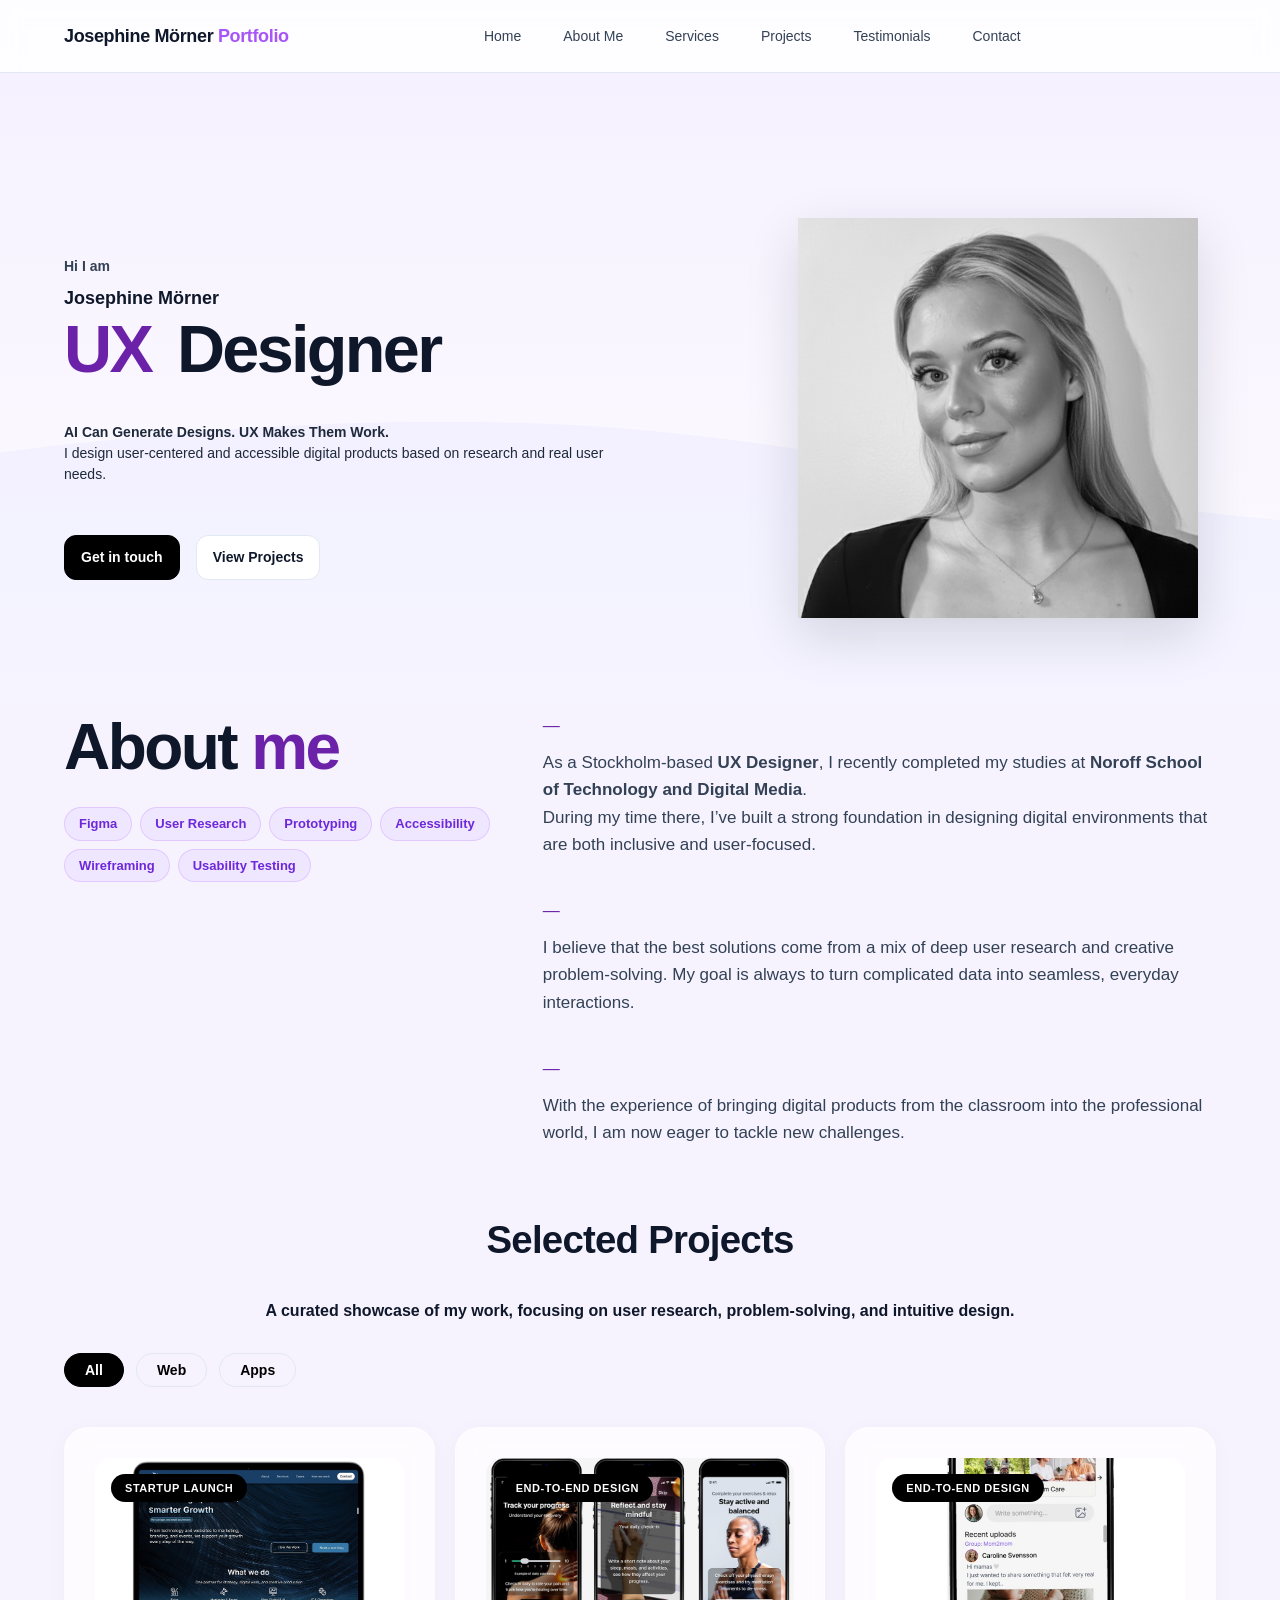
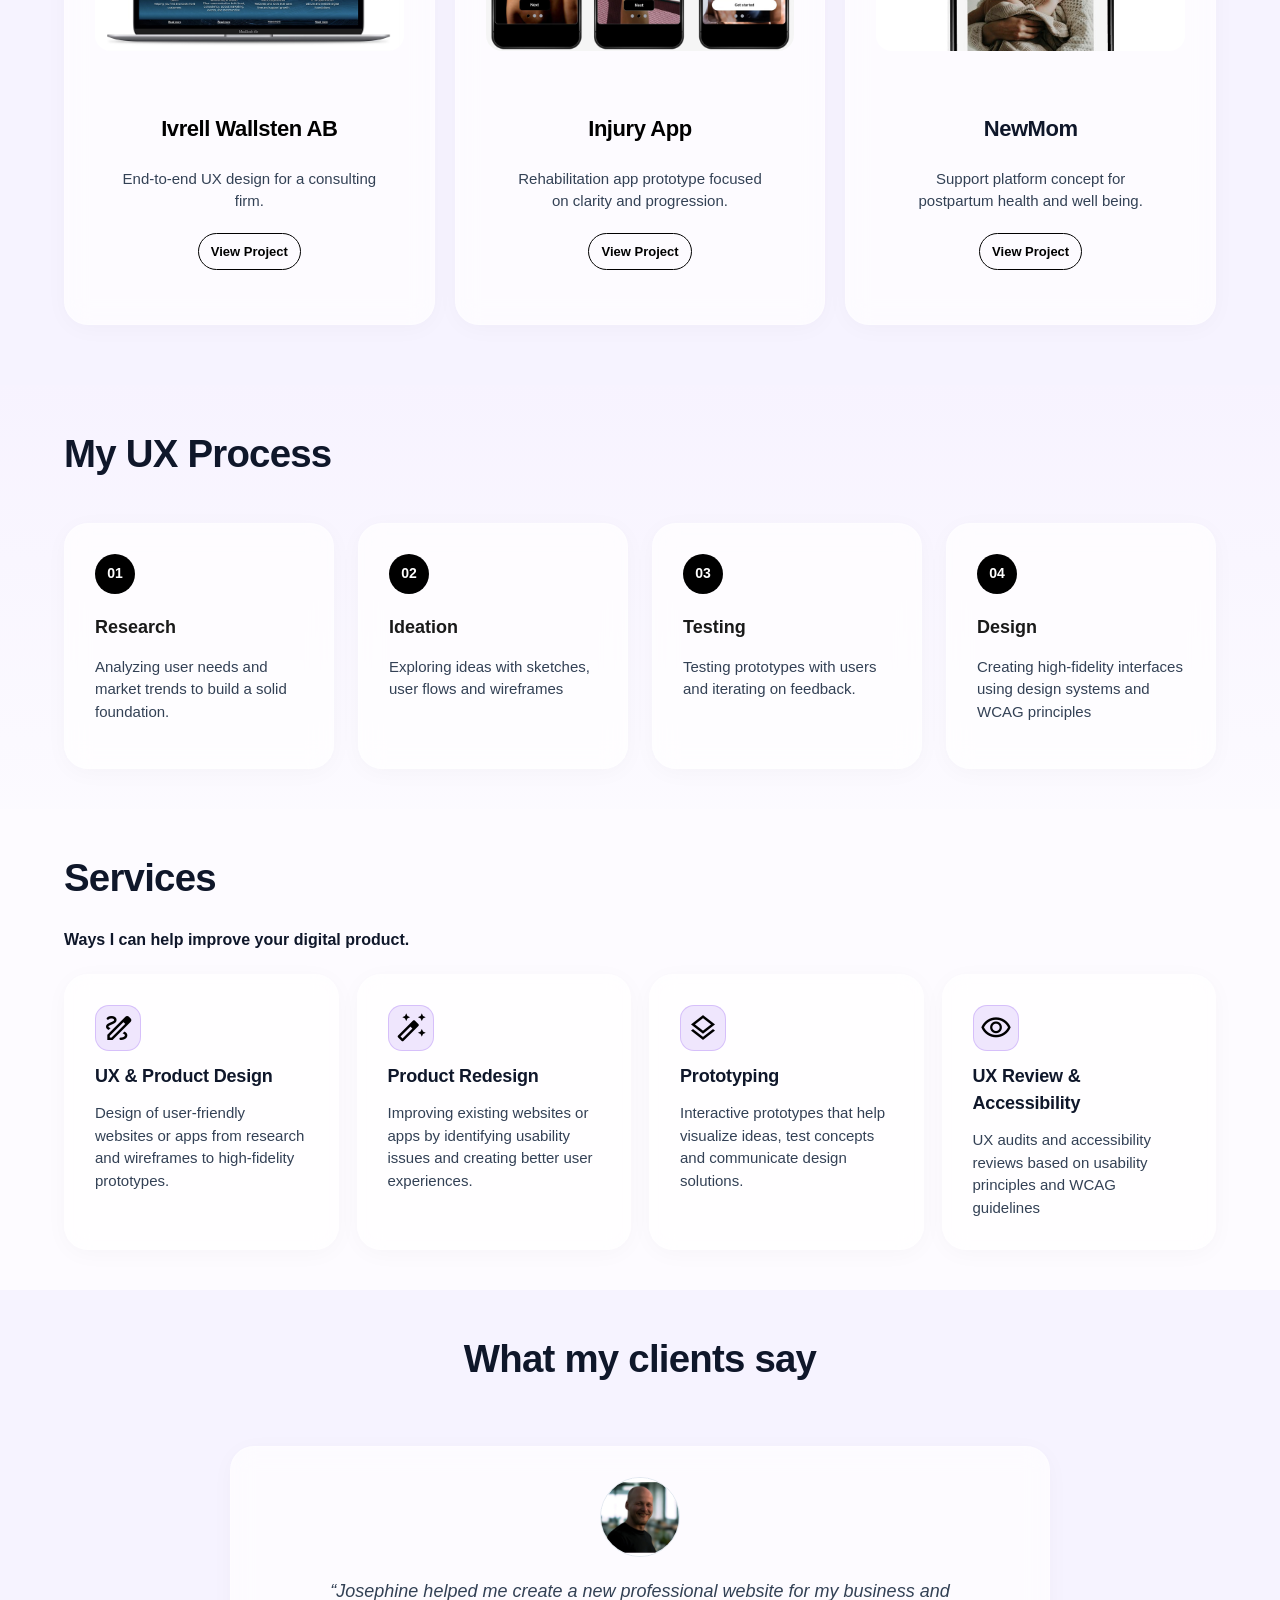
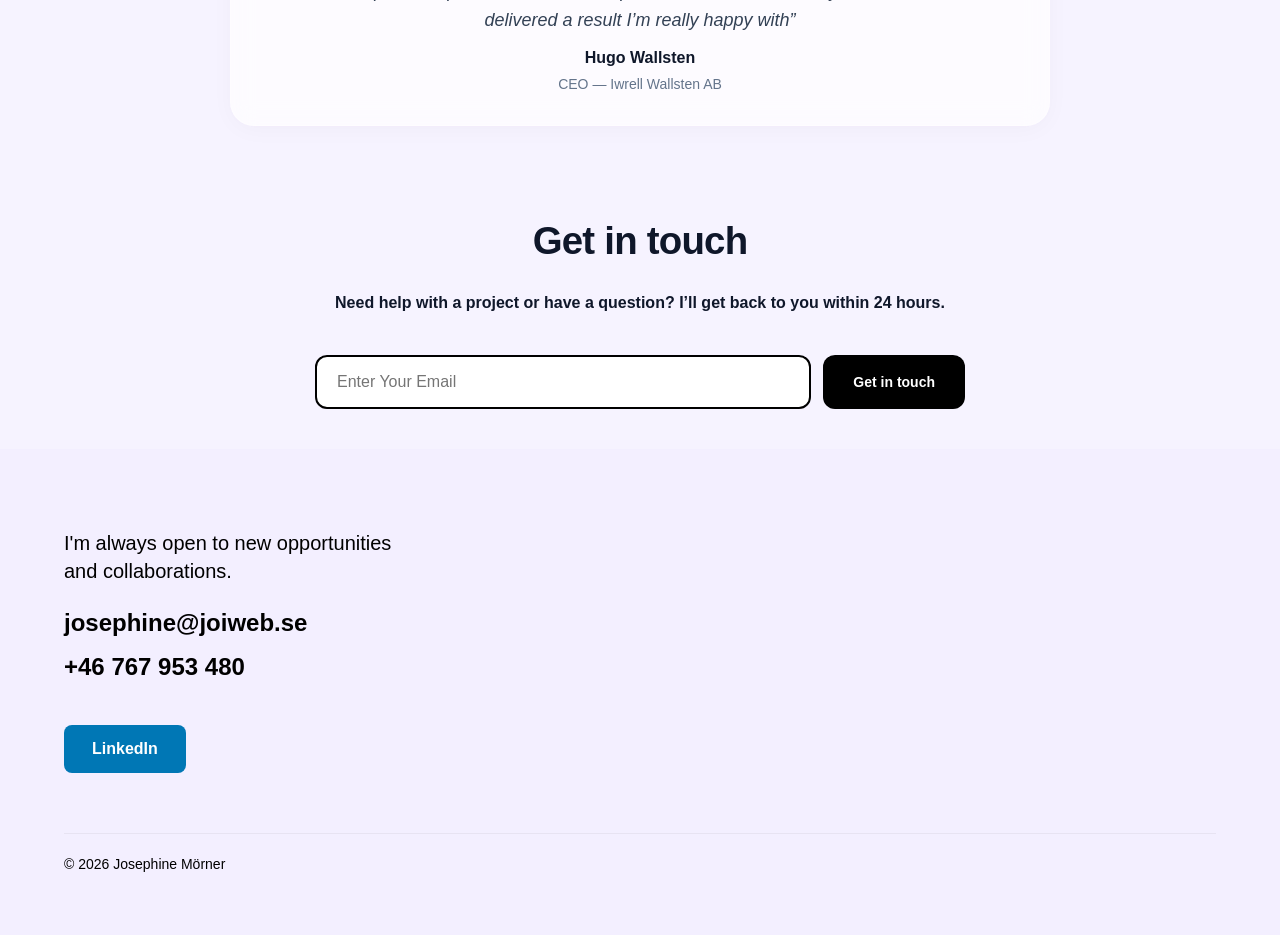
<file: index.html>
<!doctype html>
<html lang="sv">
  <head>
    <!-- Grundinställningar -->
    <meta charset="UTF-8" />
    <meta name="viewport" content="width=device-width, initial-scale=1.0" />

    <!-- Typsnitt -->
    <link
      href="https://fonts.googleapis.com/css2?family=Inter:wght@400;500;600;700;800&display=swap"
      rel="stylesheet"
    />

    <!-- Google Material Symbols -->
    <link
      rel="stylesheet"
      href="https://fonts.googleapis.com/css2?family=Material+Symbols+Outlined:opsz,wght,FILL,GRAD@24,400,0,0"
    />

    <!-- För snabbare laddning av Google Fonts -->
    <link rel="preconnect" href="https://fonts.googleapis.com" />
    <link rel="preconnect" href="https://fonts.gstatic.com" crossorigin />

    <!-- Sidtitel -->
    <title>Josephine Mörner | UX Designer</title>

    <!-- Egen CSS -->
    <link rel="stylesheet" href="style.css" />
  </head>

  <body>
    <!-- =========================================
         HEADER / NAVIGATION
    ========================================== -->
    <header class="topbar">
      <div class="container nav">
        <!-- Logotyp / namn -->
        <a
          class="brand"
          href="#home"
          style="font-size: 18px; font-weight: 800; letter-spacing: -0.02em;"
        >
          Josephine Mörner
          <span style="font-weight: 700; color: #A855F7;">Portfolio</span>
        </a>

        <!-- Desktop-meny -->
        <nav class="nav-links" aria-label="Huvudmeny">
          <a href="#home">Home</a>
          <a href="#about">About Me</a>
          <a href="#services">Services</a>
          <a href="#projects">Projects</a>
          <a href="#testimonials">Testimonials</a>
          <a href="#contact">Contact</a>
        </nav>

        <!-- Knapp + hamburgermeny -->
        <div class="nav-cta">
         

          <button
            class="burger"
            id="burger"
            aria-label="Öppna meny"
            aria-expanded="false"
          >
            <span></span>
          </button>
        </div>
      </div>

      <!-- Mobilmeny -->
      <div class="container mobile-menu" id="mobileMenu" aria-label="Mobilmeny">
        <a href="#home">Home</a>
        <a href="#about">About Me</a>
        <a href="#what">What I do</a>
        <a href="#projects">Projects</a>
        <a href="#testimonials">Testimonials</a>
        <a href="#contact">Contact</a>
      </div>
    </header>

    <!-- =========================================
         HERO
    ========================================== -->
    <main id="home" class="hero">
      <div class="container hero-grid">
        <!-- Vänster sida: text -->
        <div>
          <p class="kicker">Hi I am</p>
          <p class="hero-name">Josephine Mörner</p>

          <h1 class="hero-title">
            <span class="ux">UX</span>
            <span>Designer</span>
          </h1>

          <p class="hero-blurb">
            <strong>AI Can Generate Designs. UX Makes Them Work.</strong><br />
            I design user-centered and accessible digital products based on
            research and real user needs.
          </p>

          <div class="hero-actions">
            <a class="btn primary" href="#contact">Get in touch</a>
            <a class="btn" href="#projects">View Projects</a>
          </div>
        </div>

        <!-- Höger sida: profilbild -->
        <aside class="hero-card" aria-label="Profilkort">
          <div class="avatar-wrap">
            <div class="avatar" aria-label="Profilbild">
              <img src="josephine.jpg" alt="Porträtt" />
            </div>
          </div>
        </aside>
      </div>
    </main>

    <!-- =========================================
         ABOUT
    ========================================== -->
    <section id="about" class="section">
      <div class="container">
        <!-- Vänster kolumn -->
        <div class="about-left">
          <h2 class="about-title-large">
            About <span>me</span>
          </h2>

          <div class="about-skills">
            <span class="skill-tag">Figma</span>
            <span class="skill-tag">User Research</span>
            <span class="skill-tag">Prototyping</span>
            <span class="skill-tag">Accessibility</span>
            <span class="skill-tag">Wireframing</span>
            <span class="skill-tag">Usability Testing</span>
          </div>
        </div>

        <!-- Höger kolumn -->
        <div class="about-text-content">
         <p>
  As a Stockholm-based <strong>UX Designer</strong>, I recently completed my 
  studies at <strong>Noroff School of Technology and Digital Media</strong>. 
  <br />
  During my time there, I’ve built a strong foundation in designing digital 
  environments that are both inclusive and user-focused.
</p>

<p>
  I believe that the best solutions come from a mix of deep user research and 
  creative problem-solving. My goal is always to turn complicated data into 
  seamless, everyday interactions.
</p>

<p>
  With the experience of bringing digital products from the classroom into 
  the professional world, I am now eager to tackle new challenges.
</p>
        </div>
      </div>
    </section>

    <!-- =========================================
         PROJECTS
    ========================================== -->
    <section id="projects" class="section">
      <div class="container center">
        <h2 class="section-title">Selected Projects</h2>
        <h4>
          A curated showcase of my work, focusing on user research,
          problem-solving, and intuitive design.
        </h4>

        <!-- Filterknappar -->
        <div class="filters">
          <button class="btn pill active" data-filter="all">All</button>
          <button class="btn pill" data-filter="web">Web</button>
          <button class="btn pill" data-filter="apps">Apps</button>
        </div>

        <!-- Projekt-grid -->
        <div class="projects-grid" id="projectsGrid">
          <!-- Projekt 1 -->
          <article class="card project" data-tags="web">
            <div class="thumb">
              <img src="Ivrell.jpg" alt="Ivrell app preview" />
              <span class="badge">Startup Launch</span>
            </div>

            <div class="content">
              <h3
                style="color: #000000 !important; font-weight: 700; margin-bottom: 8px;"
              >
                Ivrell Wallsten AB
              </h3>

              <p
                style="color: #334155 !important; font-size: 15px; line-height: 1.5;"
              >
                End-to-end UX design for a consulting firm.
              </p>

              <div class="meta">
                <a class="btn pill" href="iwab.html" style="padding: 8px 12px;">
                  View Project
                </a>
              </div>
            </div>
          </article>

          <!-- Projekt 2 -->
          <article class="card project" data-tags="apps">
            <div class="thumb">
              <img src="injury-app.png" alt="Preview of Injury App interface" />
              <span class="badge">End-to-End Design</span>
            </div>

            <div class="content">
              <h3
                style="color: #000000 !important; font-weight: 700; margin-bottom: 8px;"
              >
                Injury App
              </h3>

              <p
                style="color: #334155 !important; font-size: 15px; line-height: 1.5;"
              >
                Rehabilitation app prototype focused on clarity and progression.
              </p>

              <div class="meta">
                <a class="btn pill" href="injury.html" style="padding: 8px 12px;">
                  View Project
                </a>
              </div>
            </div>
          </article>

          <!-- Projekt 3 -->
          <article class="card project" data-tags="apps">
            <div class="thumb">
              <img src="newmom.jpg" alt="Newmom App preview" />
              <span class="badge">End-to-End Design</span>
            </div>

            <div class="content">
              <h3>NewMom</h3>

              <p
                style="color: #334155 !important; font-size: 15px; line-height: 1.5;"
              >
                Support platform concept for postpartum health and well being.
              </p>

              <div class="meta">
                <a class="btn pill" href="newmom.html" style="padding: 8px 12px;">
                  View Project
                </a>
              </div>
            </div>
          </article>
        </div>
      </div>
    </section>

    <!-- =========================================
         UX PROCESS
    ========================================== -->
    <section class="section">
      <div class="container">
        <h2 class="section-title">My UX Process</h2>

        <div class="process-grid">
          <div class="process-card">
            <div class="process-number">01</div>
            <h3>Research</h3>
            <p
              style="color: #334155 !important; font-size: 15px; line-height: 1.5;"
            >
              Analyzing user needs and market trends to build a solid foundation.
            </p>
          </div>

          <div class="process-card">
            <div class="process-number">02</div>
            <h3>Ideation</h3>
            <p
              style="color: #334155 !important; font-size: 15px; line-height: 1.5;"
            >
              Exploring ideas with sketches, user flows and wireframes
            </p>
          </div>

          <div class="process-card">
            <div class="process-number">03</div>
            <h3>Testing</h3>
            <p
              style="color: #334155 !important; font-size: 15px; line-height: 1.5;"
            >
              Testing prototypes with users and iterating on feedback.
            </p>
          </div>

          <div class="process-card">
            <div class="process-number">04</div>
            <h3>Design</h3>
            <p
              style="color: #334155 !important; font-size: 15px; line-height: 1.5;"
            >
              Creating high-fidelity interfaces using design systems and WCAG
              principles
            </p>
          </div>
        </div>
      </div>
    </section>

    <!-- =========================================
         SERVICES
    ========================================== -->
    <section id="services" class="section">
      <div class="container">
        <h2 class="section-title">Services</h2>
        <h4>Ways I can help improve your digital product.</h4>

        <div class="services">
          <div class="service card">
            <span class="material-symbols-outlined icon">draw</span>
            <h3>UX & Product Design</h3>
            <p
              style="color: #334155 !important; font-size: 15px; line-height: 1.5;"
            >
              Design of user-friendly websites or apps from research and
              wireframes to high-fidelity prototypes.
            </p>
          </div>

          <div class="service card">
            <span class="material-symbols-outlined icon">auto_fix_high</span>
            <h3>Product Redesign</h3>
            <p
              style="color: #334155 !important; font-size: 15px; line-height: 1.5;"
            >
              Improving existing websites or apps by identifying usability
              issues and creating better user experiences.
            </p>
          </div>

          <div class="service card">
            <span class="material-symbols-outlined icon">layers</span>
            <h3>Prototyping</h3>
            <p
              style="color: #334155 !important; font-size: 15px; line-height: 1.5;"
            >
              Interactive prototypes that help visualize ideas, test concepts
              and communicate design solutions.
            </p>
          </div>

          <div class="service card">
            <span class="material-symbols-outlined icon">visibility</span>
            <h3>UX Review & Accessibility</h3>
            <p
              style="color: #334155 !important; font-size: 15px; line-height: 1.5;"
            >
              UX audits and accessibility reviews based on usability principles
              and WCAG guidelines
            </p>
          </div>
        </div>
      </div>
    </section>

    <!-- =========================================
         TESTIMONIALS
    ========================================== -->
    <section id="testimonials" class="section" style="padding-top: 10px;">
      <div class="container center">
        <h2 class="section-title">What my clients say</h2>

        <div class="testimonial-wrap" style="margin-top: 18px;">
          <div class="card testimonial" id="testimonialCard" aria-live="polite">
            <div class="t-avatar">
              <img
                id="tImg"
                src="https://images.unsplash.com/photo-1544723795-3fb6469f5b39?auto=format&fit=crop&w=240&q=80"
                alt="Kundporträtt"
              />
            </div>

            <div>
              <p class="quote" id="tQuote">
                “Lorem ipsum dolor sit amet consectetur. In enim cursus odio
                condimentum. Augue civit neque amet tellus orci adipiscing
                massa. Quis commodo ultrices…”
              </p>
              <p class="t-name" id="tName">Hugo Wolfsten</p>
              <p class="t-role" id="tRole">CEO — Iwaf Wolfsten AB</p>
            </div>
          </div>

          <div class="dots" id="dots" aria-label="Välj testimonial"></div>
        </div>
      </div>
    </section>

    <!-- =========================================
         CONTACT
    ========================================== -->
    <section id="contact" class="section contact">
      <div class="container">
        <h2 class="section-title">Get in touch</h2>
        <h4>
          Need help with a project or have a question? I’ll get back to you
          within 24 hours.
        </h4>

        <form
          class="contact-form"
          action="mailto:idaemmamaria0621@gmail.com"
          method="post"
          enctype="text/plain"
        >
          <input
            class="input"
            type="email"
            name="email"
            placeholder="Enter Your Email"
            required
          />
          <button class="btn primary" type="submit">Get in touch</button>
        </form>
      </div>
    </section>

    <!-- =========================================
         FOOTER
    ========================================== -->
    <footer style="background-color: #f3efff !important; padding: 60px 0; margin: 0;">
      <div class="container">
        <div style="margin-bottom: 40px;">
          <p
            style="color: #000000 !important; font-size: 20px !important; font-weight: 500; margin-bottom: 20px; line-height: 1.4;"
          >
            I'm always open to new opportunities<br />
            and collaborations.
          </p>

          <div style="display: flex; flex-direction: column; gap: 8px;">
            <a
              href="mailto:josephine@joiweb.se"
              style="color: #000000 !important; font-size: 24px !important; font-weight: 800; text-decoration: none;"
            >
              josephine@joiweb.se
            </a>

            <a
              href="tel:+46738333572"
              style="color: #000000 !important; font-size: 24px !important; font-weight: 800; text-decoration: none;"
            >
              +46 767 953 480
            </a>
          </div>
        </div>

        <div style="margin-bottom: 60px;">
          <a
            href=https://se.linkedin.com/in/josephine-mörner-71b071236
            target="_blank"
            style="display: inline-block; background-color: #0077b5; color: #ffffff; padding: 12px 28px; border-radius: 8px; text-decoration: none; font-weight: 700; font-size: 16px;"
          >
            LinkedIn
          </a>
        </div>

        <div style="border-top: 1px solid rgba(0,0,0,0.05); padding-top: 20px;">
          <p style="color: #000000; font-size: 14px; margin: 0;">
            © 2026 Josephine Mörner
          </p>
        </div>
      </div>
    </footer>

    <!-- =========================================
         JAVASCRIPT
         Här ligger mobilmeny, projektfilter och testimonials
    ========================================== -->
    <script>
      /* -----------------------------------------
         MOBILMENY
         Öppnar och stänger hamburgermenyn
      ----------------------------------------- */
      const burger = document.getElementById("burger");
      const mobileMenu = document.getElementById("mobileMenu");

      burger?.addEventListener("click", () => {
        const isOpen = mobileMenu.classList.toggle("show");
        burger.setAttribute("aria-expanded", String(isOpen));
      });

      /* Stänger mobilmenyn när man klickar på en länk */
      mobileMenu?.querySelectorAll("a").forEach((a) => {
        a.addEventListener("click", () => {
          mobileMenu.classList.remove("show");
          burger.setAttribute("aria-expanded", "false");
        });
      });

      /* -----------------------------------------
         PROJEKTFILTER
         Filtrerar projekt beroende på vald knapp
      ----------------------------------------- */
      const filterButtons = document.querySelectorAll("[data-filter]");
      const projectCards = document.querySelectorAll(".project");

      filterButtons.forEach((btn) => {
        btn.addEventListener("click", () => {
          filterButtons.forEach((b) => b.classList.remove("active"));
          btn.classList.add("active");

          const filter = btn.getAttribute("data-filter");

          projectCards.forEach((card) => {
            const tags = (card.getAttribute("data-tags") || "")
              .split(",")
              .map((t) => t.trim());

            const show = filter === "all" || tags.includes(filter);
            card.style.display = show ? "flex" : "none";
          });
        });
      });

      /* -----------------------------------------
         TESTIMONIALS
         Enkel slider för kundomdömen
      ----------------------------------------- */
      const testimonials = [
        {
          img: "Hugo.jpg",
          quote:
            "“Josephine helped me create a new professional website for my business and delivered a result I’m really happy with",
          name: "Hugo Wallsten",
          role: "CEO — Iwrell Wallsten AB",
        },
      ];

      const tImg = document.getElementById("tImg");
      const tQuote = document.getElementById("tQuote");
      const tName = document.getElementById("tName");
      const tRole = document.getElementById("tRole");
      const dots = document.getElementById("dots");

      let current = 0;

      function renderDots() {
        dots.innerHTML = "";

        testimonials.forEach((_, i) => {
          const d = document.createElement("button");
          d.className = "dot" + (i === current ? " active" : "");
          d.setAttribute("aria-label", "Testimonial " + (i + 1));

          d.addEventListener("click", () => {
            current = i;
            renderTestimonial();
          });

          dots.appendChild(d);
        });
      }

      function renderTestimonial() {
        const t = testimonials[current];

        tImg.src = t.img;
        tQuote.textContent = t.quote.replaceAll("“", "").replaceAll("”", "");
        tQuote.textContent = "“" + tQuote.textContent + "”";
        tName.textContent = t.name;
        tRole.textContent = t.role;

        dots
          .querySelectorAll(".dot")
          .forEach((d, i) => d.classList.toggle("active", i === current));
      }

      renderDots();
      renderTestimonial();

      /* Auto-rotate */
      setInterval(() => {
        current = (current + 1) % testimonials.length;
        renderTestimonial();
      }, 6500);

      /* Footer-år
         OBS: Den här raden kräver ett element med id="year" för att fungera */
      document.getElementById("year").textContent = new Date().getFullYear();
    </script>
  </body>
</html>
</file>
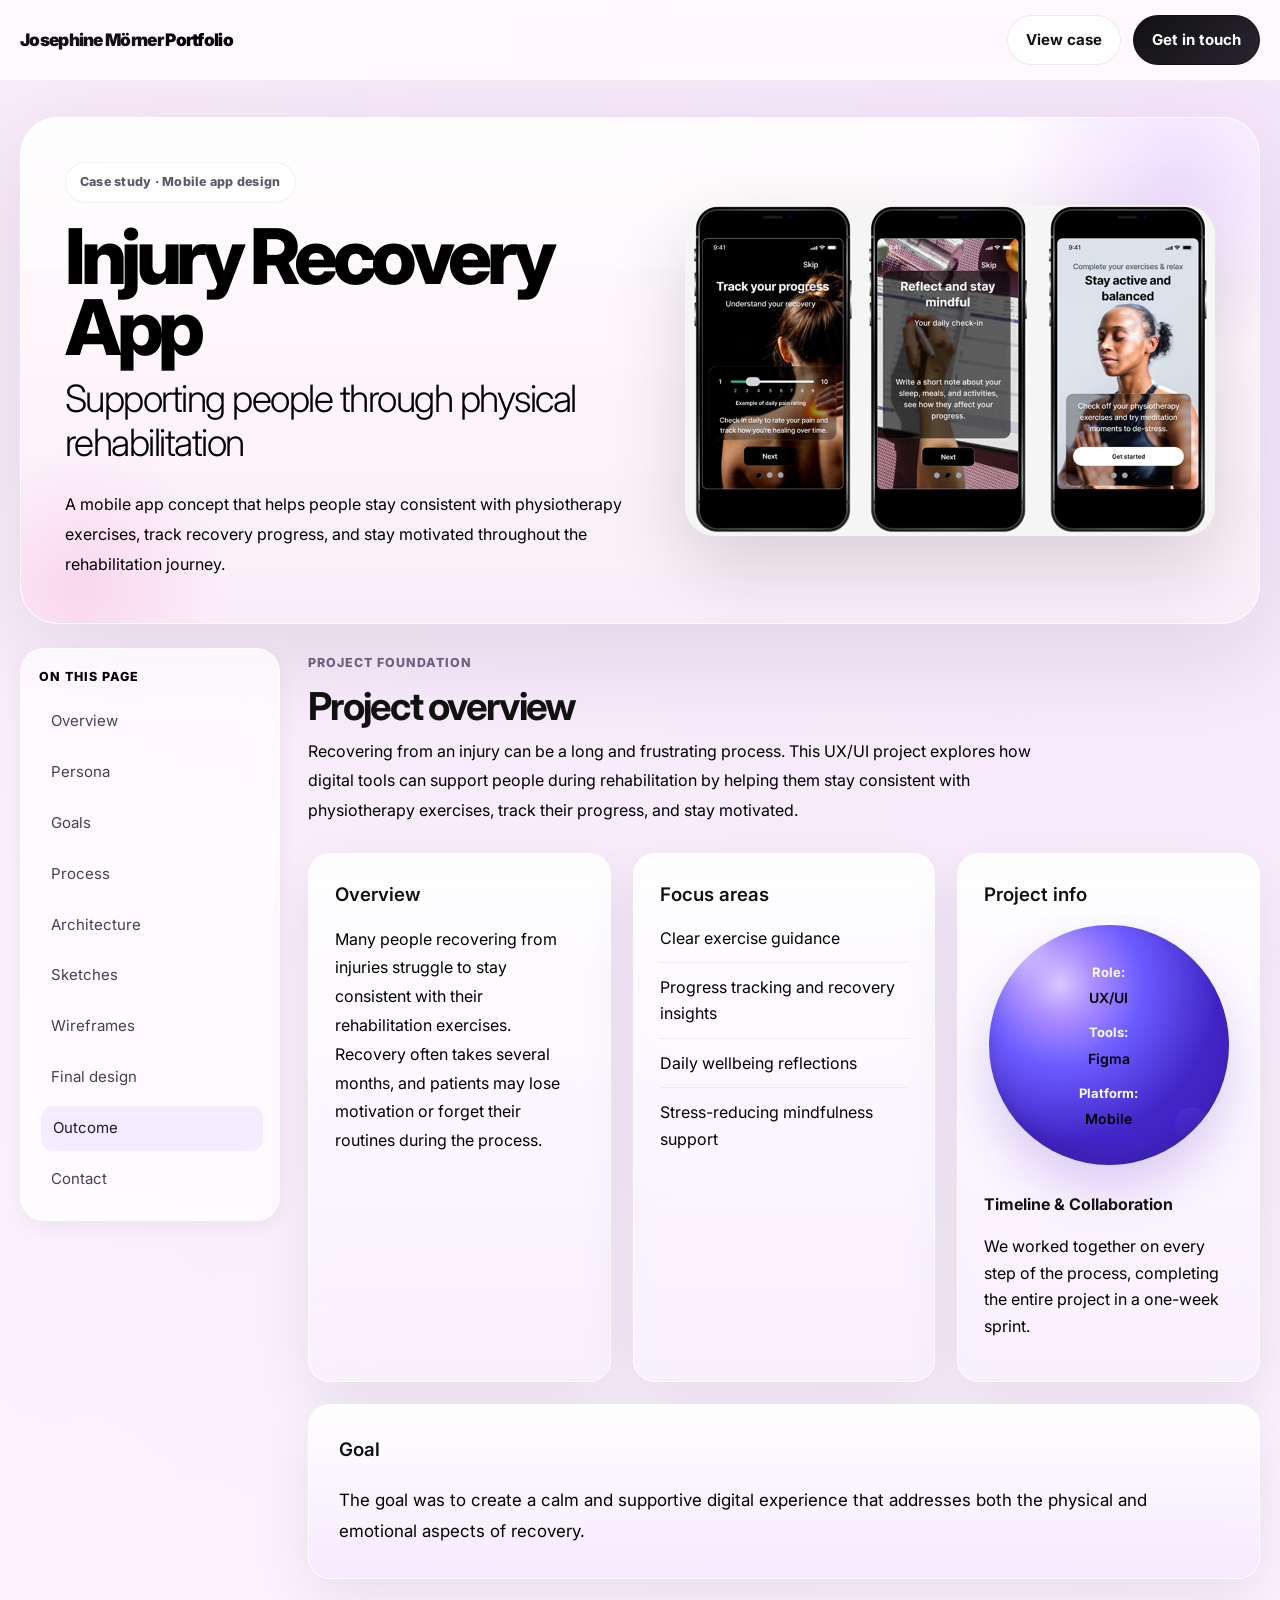
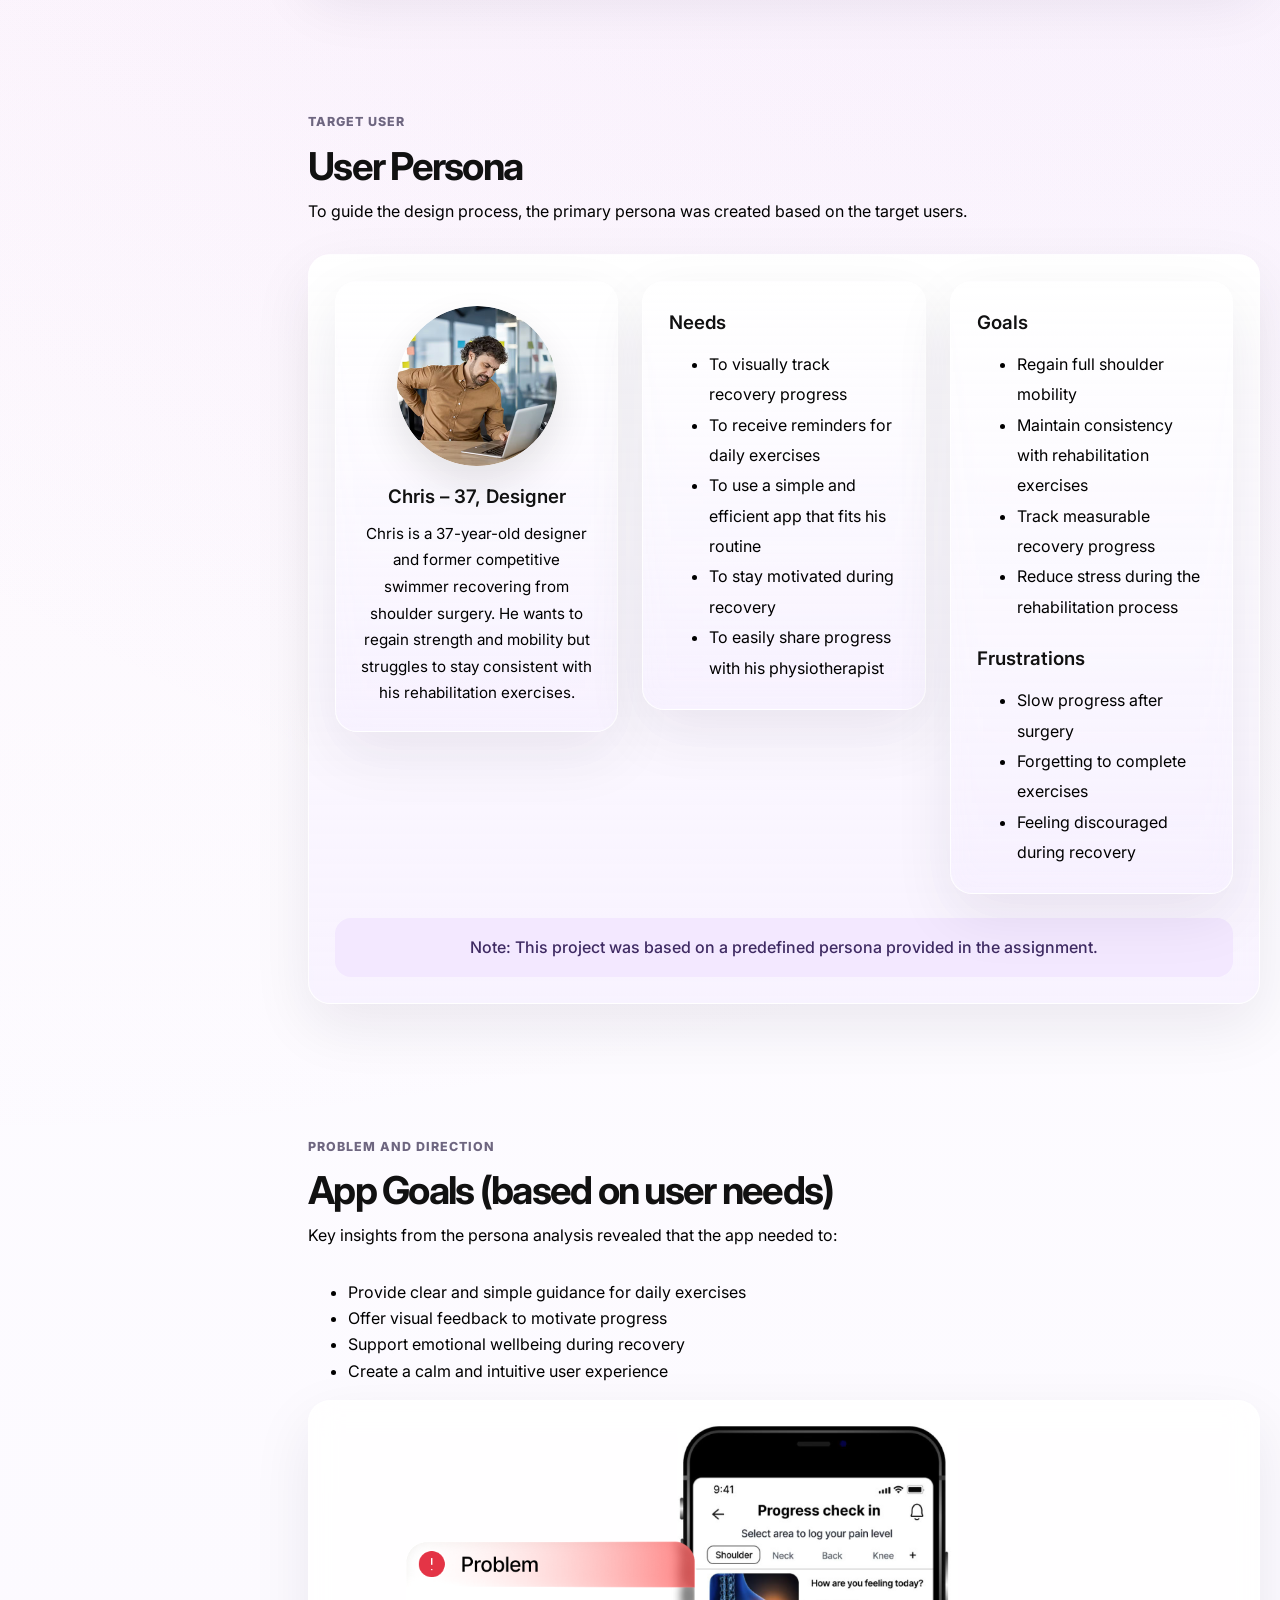
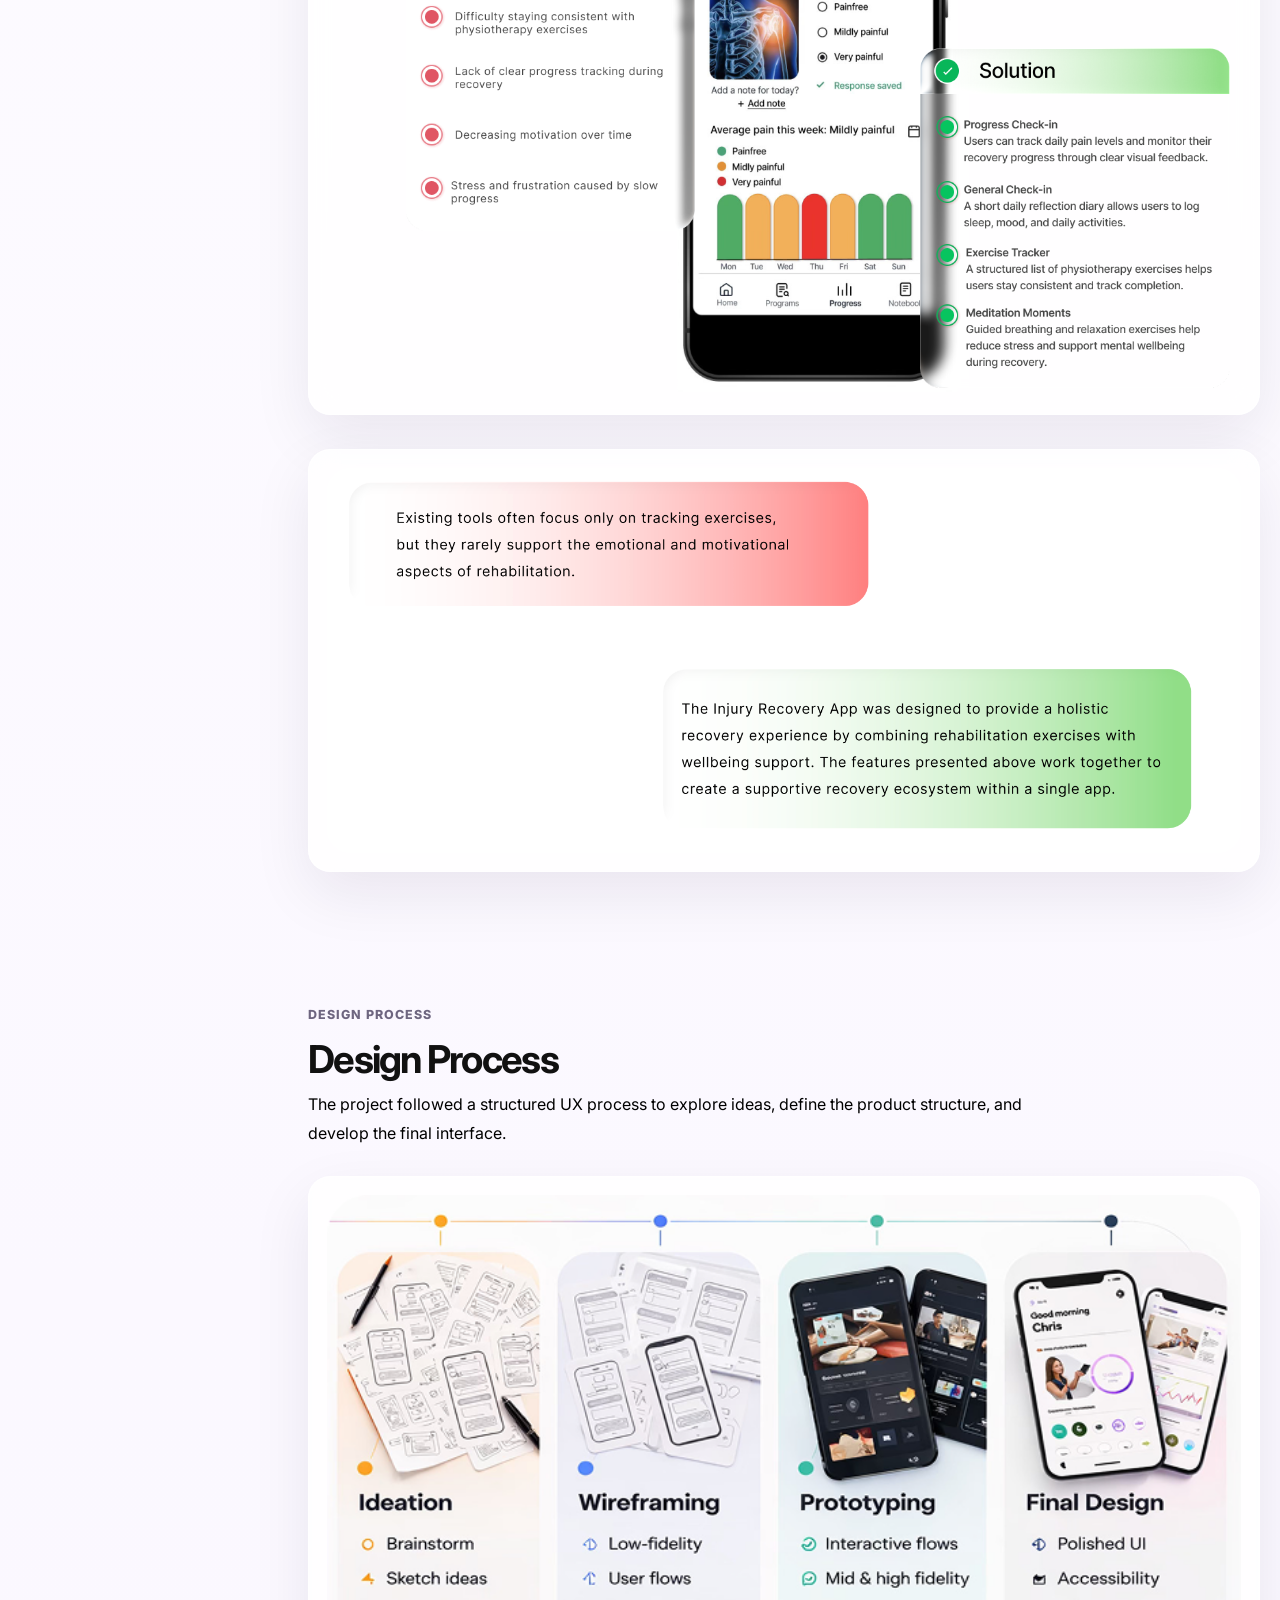
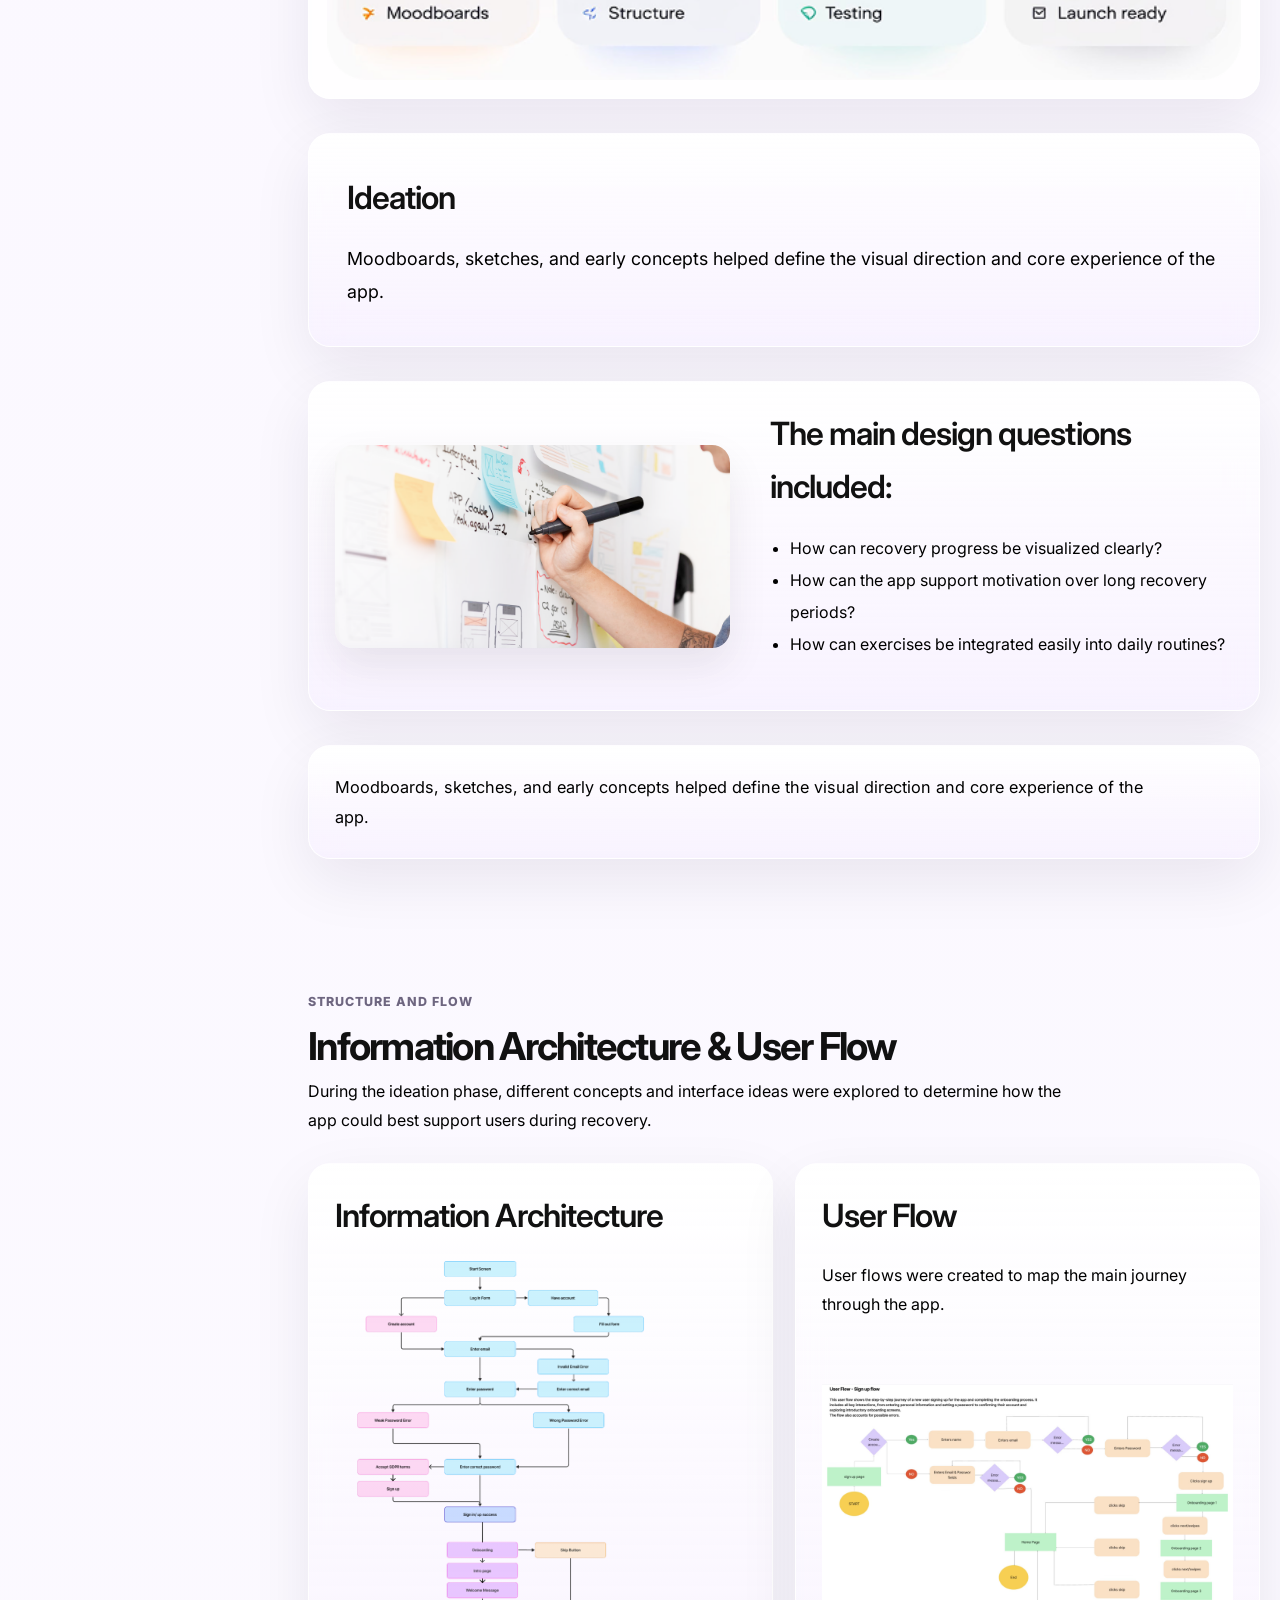
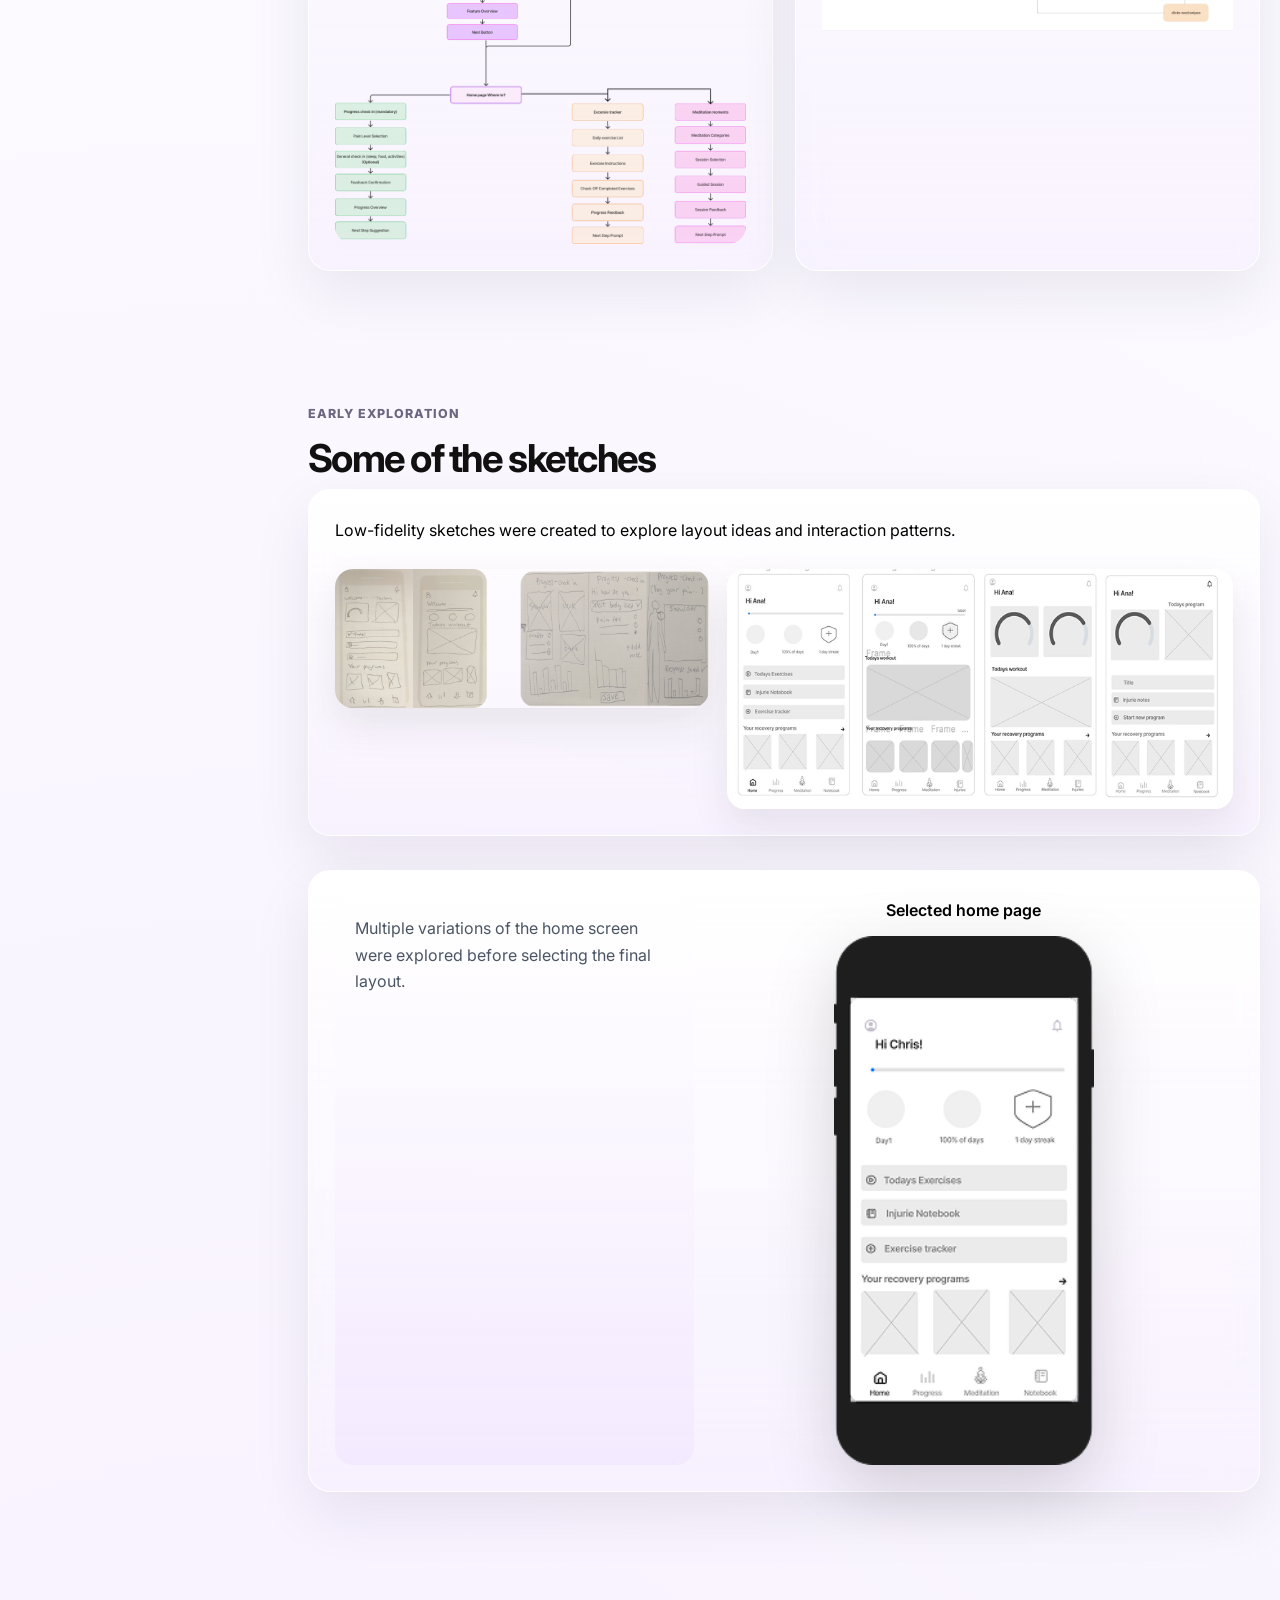
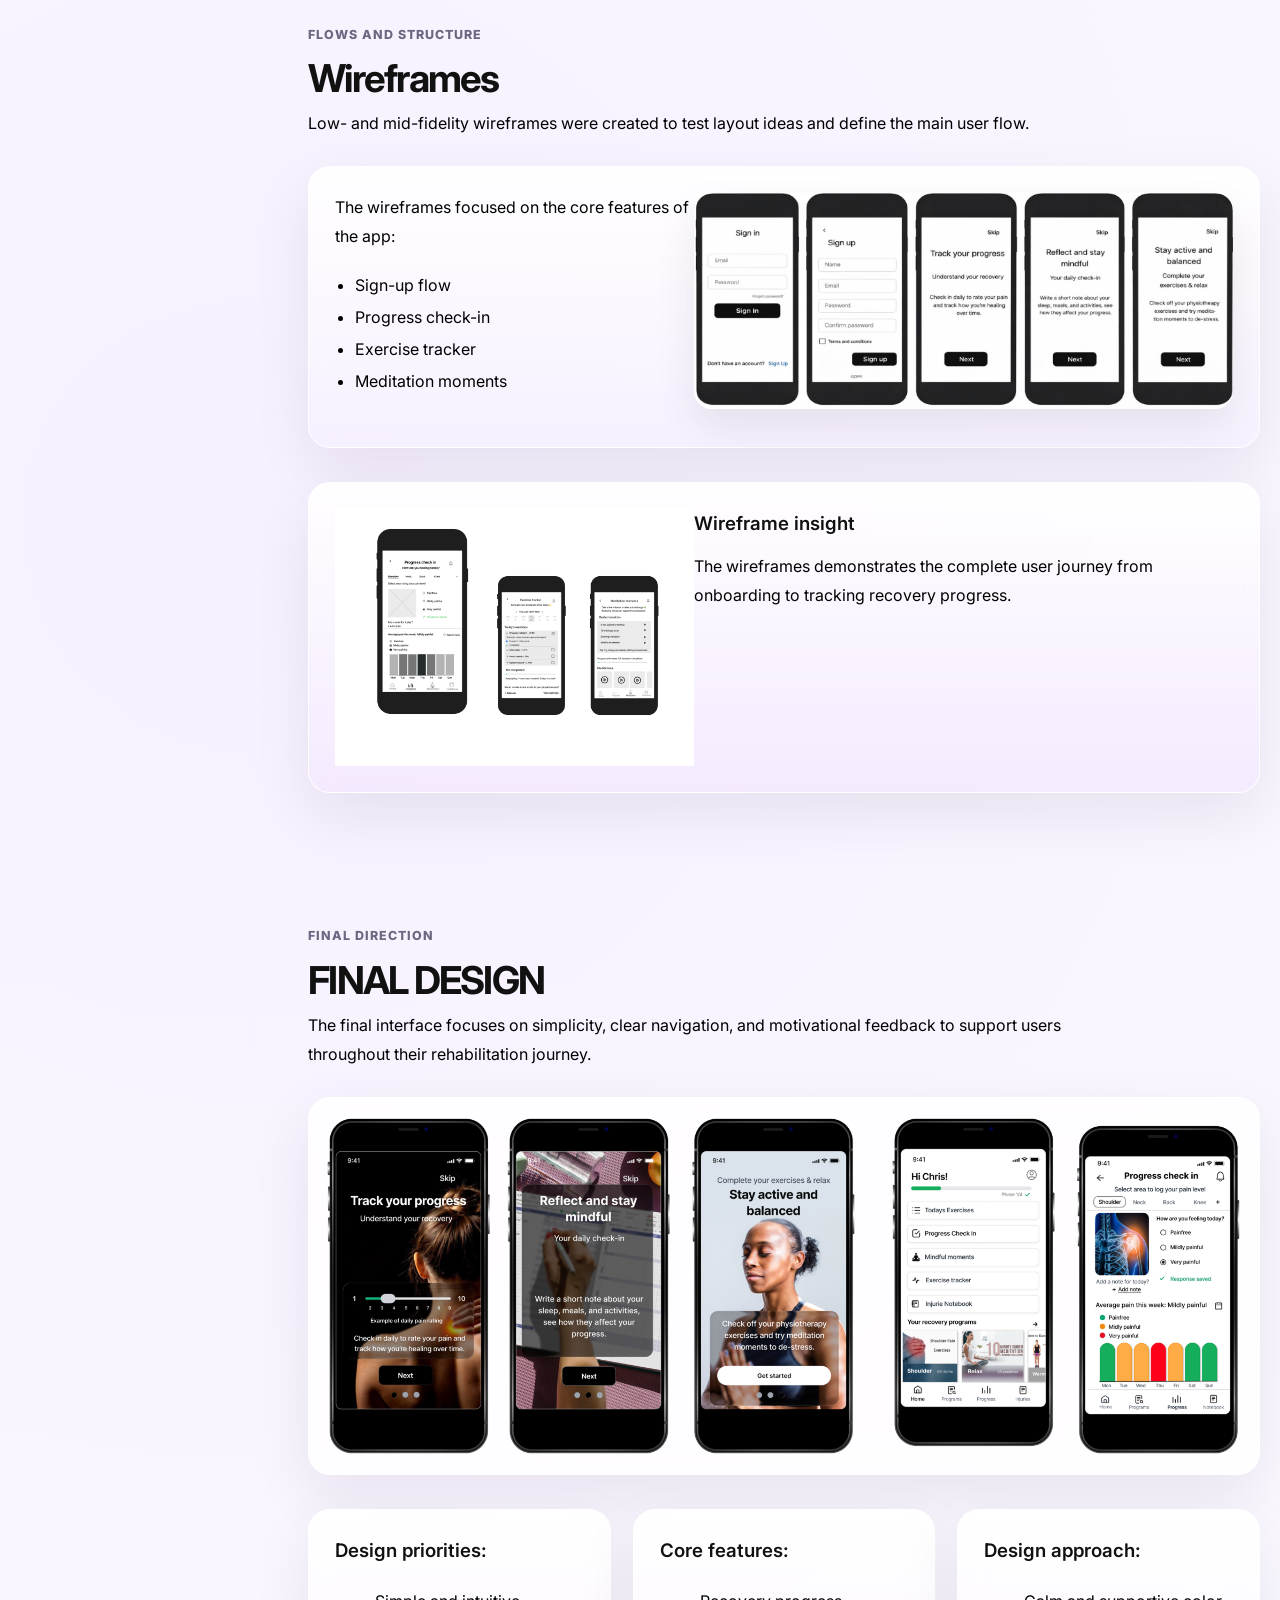
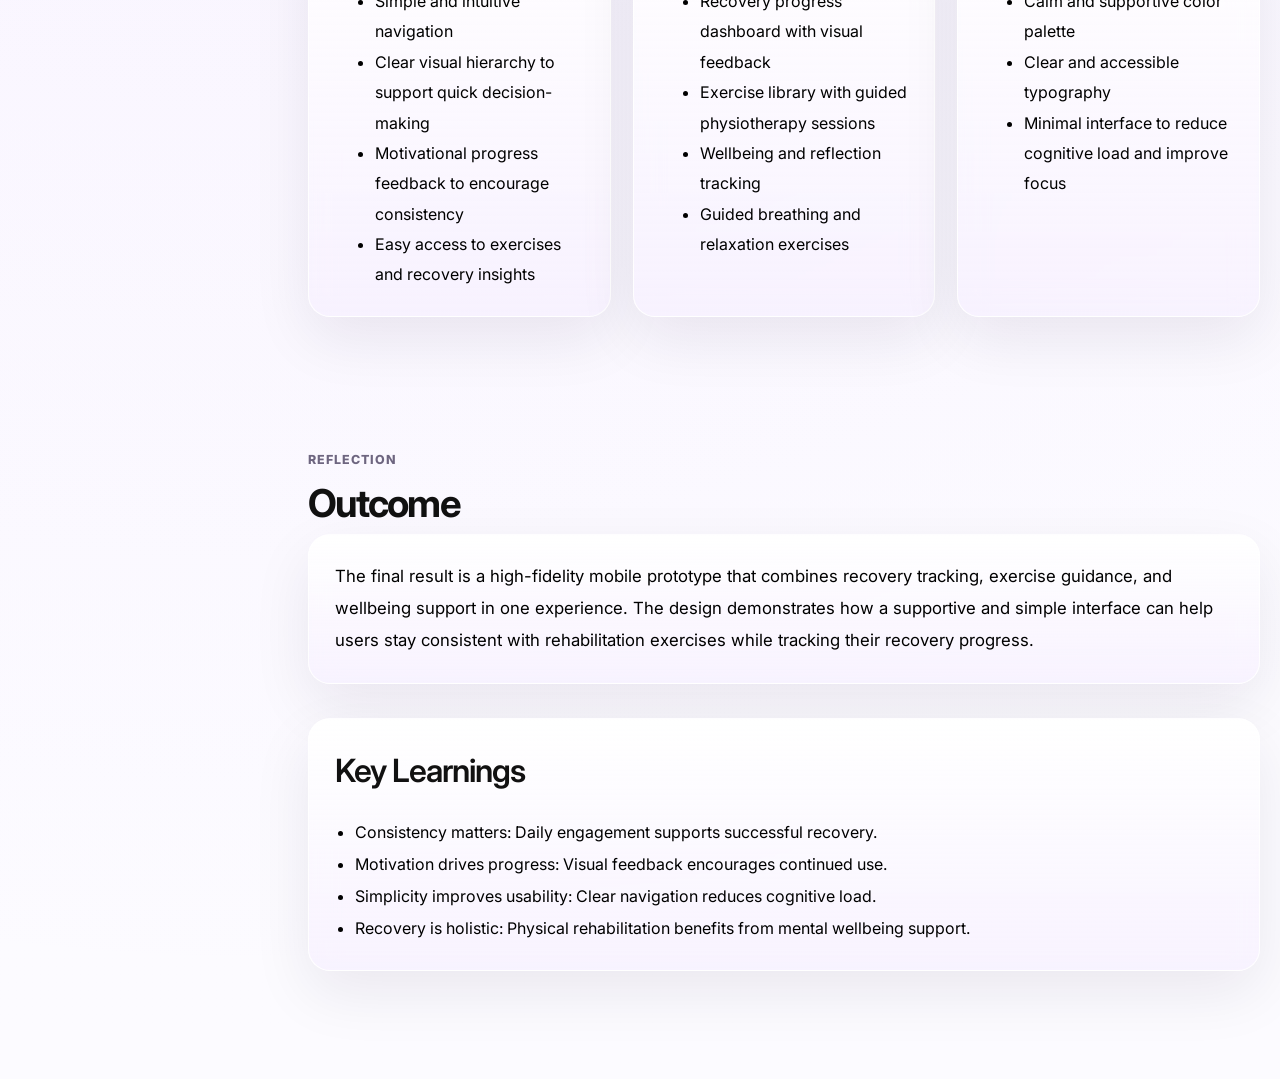
<file: injury.html>
<!doctype html>
<html lang="en">
  <head>
    <meta charset="UTF-8" />
    <meta name="viewport" content="width=device-width, initial-scale=1.0" />
    <title>Injury Recovery App | Case Study</title>

    <link rel="preconnect" href="https://fonts.googleapis.com" />
    <link rel="preconnect" href="https://fonts.gstatic.com" crossorigin />
    <link
      href="https://fonts.googleapis.com/css2?family=Inter:wght@400;500;600;700;800;900&display=swap"
      rel="stylesheet"
    />

    <style>
      :root {
        --bg: #fcfbff;
        --bg-soft: #f8f4ff;
        --surface: rgba(255, 255, 255, 0.82);
        --surface-strong: rgba(255, 255, 255, 0.92);
        --surface-solid: #ffffff;

        --text: #111111;
        --text-soft: #2f3441;
        --muted: #666c7a;

        --line: rgba(17, 17, 17, 0.08);
        --line-strong: rgba(17, 17, 17, 0.14);

        --purple: #7c3aed;
        --purple-2: #a855f7;
        --purple-3: #c084fc;
        --purple-soft: #f3e8ff;
        --pink-soft: #fdf2f8;
        --green-soft: #ecfdf3;
        --yellow-soft: #fffbea;
        --orange-soft: #fff7ed;
        --red-soft: #fff1f2;
        --blue-soft: #eef6ff;

        --shadow-xl: 0 30px 100px rgba(29, 17, 46, 0.1);
        --shadow-lg: 0 22px 60px rgba(29, 17, 46, 0.08);
        --shadow-md: 0 14px 36px rgba(29, 17, 46, 0.06);
        --shadow-sm: 0 8px 20px rgba(29, 17, 46, 0.05);

        --radius-2xl: 38px;
        --radius-xl: 28px;
        --radius-lg: 22px;
        --radius-md: 18px;
        --radius-sm: 14px;
        --pill: 999px;

        --max: 1280px;
        --reading: 860px;
        --section-space: 64px;

        --focus: 0 0 0 4px rgba(124, 58, 237, 0.18);
      }

      * {
        box-sizing: border-box;
      }

      html {
        scroll-behavior: smooth;
      }

      @media (prefers-reduced-motion: reduce) {
        html {
          scroll-behavior: auto;
        }

        *,
        *::before,
        *::after {
          animation: none !important;
          transition: none !important;
        }
      }

      body {
        margin: 0;
        font-family: "Inter", system-ui, sans-serif;
        color: var(--text);
        background:
          radial-gradient(circle at top left, rgba(244, 114, 182, 0.08), transparent 26%),
          radial-gradient(circle at top right, rgba(168, 85, 247, 0.12), transparent 24%),
          radial-gradient(circle at 20% 80%, rgba(192, 132, 252, 0.08), transparent 24%),
          linear-gradient(180deg, #ffffff 0%, #fbf8ff 42%, #fcfbff 100%);
        line-height: 1.65;
        text-rendering: optimizeLegibility;
        -webkit-font-smoothing: antialiased;
      }

      img {
        max-width: 100%;
        display: block;
      }

      a {
        color: inherit;
        text-decoration: none;
      }

      button,
      a,
      input,
      textarea,
      select {
        font: inherit;
      }

      a:focus-visible,
      button:focus-visible {
        outline: none;
        box-shadow: var(--focus);
        border-radius: 14px;
      }

      .skip-link {
        position: absolute;
        top: -56px;
        left: 16px;
        z-index: 9999;
        background: #111;
        color: #fff;
        padding: 12px 16px;
        border-radius: var(--pill);
        transition: top 0.2s ease;
      }

      .skip-link:focus {
        top: 16px;
      }

      .container {
        width: min(var(--max), calc(100% - 40px));
        margin: 0 auto;
      }

      .topbar {
        position: sticky;
        top: 0;
        z-index: 100;
        background: rgba(255, 255, 255, 0.78);
        backdrop-filter: blur(18px) saturate(180%);
        -webkit-backdrop-filter: blur(18px) saturate(180%);
        border-bottom: 1px solid rgba(17, 17, 17, 0.05);
      }

      .nav {
        min-height: 80px;
        display: flex;
        align-items: center;
        justify-content: space-between;
        gap: 20px;
      }

      .brand {
        font-weight: 900;
        letter-spacing: -0.04em;
        font-size: 1.08rem;
      }

      .brand span {
        color: var(--purple);
      }

      .nav-actions {
        display: flex;
        gap: 12px;
        align-items: center;
      }

      .btn {
  display: inline-flex;
  align-items: center;
  justify-content: center;
  min-height: 46px;
  padding: 12px 18px;
  border-radius: var(--pill);
  border: 1px solid var(--line);
  background: rgba(255, 255, 255, 0.86);
  font-weight: 700;
  font-size: 0.94rem;
  transition: transform 0.2s ease, box-shadow 0.2s ease, background-color 0.2s ease;
}

      .btn:hover {
        transform: translateY(-1px);
        box-shadow: var(--shadow-sm);
      }

      .btn.primary {
        color: white;
        border-color: #111;
        background: linear-gradient(135deg, #111111 0%, #29242f 100%);
      }

      .btn.ghost:hover {
        background: #f5efff;
      }

      .hero {
        padding: 36px 0 24px;
      }

      .hero-card {
        position: relative;
        overflow: hidden;
        border-radius: var(--radius-2xl);
        padding: 44px;
        display: grid;
        grid-template-columns: 1.05fr 0.95fr;
        align-items: center;
        gap: 34px;
        background:
          linear-gradient(180deg, rgba(255,255,255,0.92), rgba(250,238,247,0.94)),
          linear-gradient(135deg, rgba(168,85,247,0.08), rgba(244,114,182,0.05));
        border: 1px solid rgba(255,255,255,0.95);
        box-shadow: var(--shadow-xl);
        isolation: isolate;
      }

      .hero-card::before {
        content: "";
        position: absolute;
        width: 360px;
        height: 360px;
        border-radius: 50%;
        top: -120px;
        right: -100px;
        background: radial-gradient(circle, rgba(168,85,247,0.18), transparent 70%);
        z-index: -1;
      }

      .hero-card::after {
        content: "";
        position: absolute;
        width: 280px;
        height: 280px;
        border-radius: 50%;
        left: -80px;
        bottom: -100px;
        background: radial-gradient(circle, rgba(244,114,182,0.18), transparent 70%);
        z-index: -1;
      }

      .eyebrow {
        display: inline-flex;
        align-items: center;
        gap: 8px;
        padding: 9px 14px;
        border-radius: var(--pill);
        background: rgba(255,255,255,0.76);
        border: 1px solid rgba(17,17,17,0.06);
        font-size: 0.78rem;
        font-weight: 800;
        color: #5f5a69;
        letter-spacing: 0.02em;
        margin-bottom: 18px;
      }

      h1,
      h2,
      h3,
      h4 {
        margin-top: 0;
        color: var(--text);
      }

      h1 {
        margin-bottom: 0;
        font-size: clamp(2.8rem, 6vw, 5.15rem);
        line-height: 0.93;
        letter-spacing: -0.07em;
        font-weight: 800;
      }

      .hero h1 span {
        display: block;
      }

      .hero h1 .soft {
        color: #6c0fc2;
        font-weight: 300;
        font-size: clamp(1.45rem, 3vw, 2.35rem);
        line-height: 1.16;
        margin-top: 14px;
        letter-spacing: -0.04em;
      }

      h2 {
        font-weight: 700;
      }

      h3 {
        font-weight: 600;
      }

      p {
        font-weight: 400;
      }

      .lead {
        max-width: 620px;
        margin: 24px 0 0;
        font-size: 1rem;
        line-height: 1.88;
        color: var(--muted);
      }

      .hero-media {
        display: flex;
        justify-content: center;
        align-items: center;
      }

      .hero-media img {
        width: min(100%, 540px);
        border-radius: 30px;
        box-shadow: 0 30px 80px rgba(0, 0, 0, 0.14);
      }

      .layout {
        display: grid;
        grid-template-columns: 260px minmax(0, 1fr);
        gap: 28px;
        align-items: start;
      }

      .side-nav {
        position: sticky;
        top: 104px;
      }

      .toc-card {
        padding: 18px;
        border-radius: 24px;
        background: rgba(255,255,255,0.72);
        backdrop-filter: blur(14px) saturate(160%);
        -webkit-backdrop-filter: blur(14px) saturate(160%);
        border: 1px solid rgba(255,255,255,0.85);
        box-shadow: var(--shadow-sm);
      }

      .toc-label {
        margin: 0 0 12px;
        font-size: 0.78rem;
        font-weight: 800;
        text-transform: uppercase;
        letter-spacing: 0.08em;
        color: #766f83;
      }

      .toc-list {
        list-style: none;
        margin: 0;
        padding: 0;
        display: grid;
        gap: 6px;
      }

     .toc-list a {
  display: block;
  padding: 10px 12px;
  border-radius: 12px;
  font-size: 0.94rem;
  color: #473f55;
  transition: background-color 0.2s ease, color 0.2s ease, transform 0.2s ease;
}

      .toc-list a:hover,
      .toc-list a.active {
        background: #f4ecff;
        color: #24192f;
        transform: translateX(2px);
      }

      .content-main > section:first-of-type {
        padding-top: 0;
      }

      section {
        padding: var(--section-space) 0;
        scroll-margin-top: 100px;
      }

      .section-chip {
        display: inline-flex;
        align-items: center;
        gap: 8px;
        margin-bottom: 14px;
        font-size: 0.78rem;
        font-weight: 800;
        letter-spacing: 0.08em;
        text-transform: uppercase;
        color: #6e6680;
      }

      .section-title {
        margin: 0 0 10px;
        font-size: clamp(2rem, 3vw, 2.85rem);
        letter-spacing: -0.045em;
        line-height: 1.04;
      }

      .section-intro {
        max-width: 760px;
        color: var(--muted);
        line-height: 1.82;
        margin: 0 0 28px;
        font-size: 1rem;
      }

      .section-block {
        margin-top: 34px;
      }

      .glass-card {
        background: var(--surface);
        backdrop-filter: blur(14px) saturate(160%);
        -webkit-backdrop-filter: blur(14px) saturate(160%);
        border: 1px solid rgba(255,255,255,0.86);
        border-radius: var(--radius-lg);
        padding: 26px;
        box-shadow: var(--shadow-lg);
      }

      .soft-card {
        background:
          linear-gradient(180deg, rgba(255,255,255,0.94), rgba(246,240,255,0.74));
      }

      .soft-purple {
        background:
          linear-gradient(180deg, rgba(255,255,255,0.94), rgba(243,232,255,0.86));
      }

      .soft-pink {
        background:
          linear-gradient(180deg, rgba(255,255,255,0.94), rgba(253,242,248,0.86));
      }

      .soft-green {
        background:
          linear-gradient(180deg, rgba(255,255,255,0.94), rgba(236,253,243,0.86));
      }

      .soft-yellow {
        background:
          linear-gradient(180deg, rgba(255,255,255,0.94), rgba(255,251,234,0.86));
      }

      .soft-orange {
        background:
          linear-gradient(180deg, rgba(255,255,255,0.94), rgba(255,247,237,0.86));
      }

      .soft-red {
        background:
          linear-gradient(180deg, rgba(255,255,255,0.94), rgba(255,241,242,0.86));
      }

      .soft-blue {
        background:
          linear-gradient(180deg, rgba(255,255,255,0.94), rgba(238,246,255,0.9));
      }

      .grid-2 {
        display: grid;
        grid-template-columns: repeat(2, 1fr);
        gap: 22px;
      }

      .grid-3 {
        display: grid;
        grid-template-columns: repeat(3, 1fr);
        gap: 22px;
      }

      .card-heading {
        margin-bottom: 14px;
      }

      .card-heading h3,
      .card-heading h4 {
        margin: 0;
      }

      .meta-list,
      .bullet-list {
        margin: 0;
        padding: 0;
        list-style: none;
      }

      .meta-list li,
      .bullet-list li {
        padding: 11px 0;
        border-top: 1px solid rgba(17,17,17,0.06);
        color: #374151;
      }

      .meta-list li:first-child,
      .bullet-list li:first-child {
        border-top: 0;
        padding-top: 0;
      }

      .goal-card {
        margin-top: 22px;
        padding: 30px;
      }

      .goal-card p {
        margin: 0;
        font-size: 1.06rem;
        line-height: 1.88;
        color: #374151;
      }

      .image-card {
        padding: 18px;
        overflow: hidden;
      }

      .image-card img {
        width: 100%;
        height: auto;
        border-radius: 24px;
      }

      .headline-panel {
        padding: 38px;
      }

      .headline-panel h3 {
        margin: 0 0 18px;
        font-size: 2rem;
        letter-spacing: -0.03em;
      }

      .headline-panel p {
        margin: 0;
        max-width: 900px;
        font-size: 1.12rem;
        line-height: 1.84;
        color: #4b5563;
      }

      .mini-card {
        padding: 18px;
      }

      .mini-card strong {
        display: block;
        margin-bottom: 6px;
      }

      .mini-card p {
        margin: 0;
        color: #4b5563;
        line-height: 1.66;
        font-size: 0.95rem;
      }

      .media-frame img {
        width: 100%;
        border-radius: 18px;
        box-shadow: 0 18px 40px rgba(0,0,0,0.08);
      }

      .figure-note {
        margin: 14px 0 0;
        text-align: center;
        color: #374151;
        font-weight: 500;
      }

      .pill-list {
        margin: 24px 0;
        padding-left: 20px;
        color: #374151;
        line-height: 2;
        font-size: 1rem;
      }

      .persona-grid {
        display: grid;
        grid-template-columns: 1fr 1fr 1fr;
        gap: 24px;
        align-items: start;
      }

      .center-card {
        text-align: center;
        padding: 24px;
      }

      .persona-avatar {
        width: 160px;
        height: 160px;
        border-radius: 50%;
        object-fit: cover;
        margin: auto;
        box-shadow: 0 18px 38px rgba(0,0,0,0.1);
      }

      .callout {
        margin-top: 24px;
        padding: 16px;
        background: #f3e8ff;
        border-radius: 16px;
        text-align: center;
        font-weight: 500;
        color: #3f2b63;
      }

      .feature-cards {
        display: grid;
        grid-template-columns: repeat(2, 1fr);
        gap: 18px;
      }

      .icon-emoji {
        font-size: 1.8rem;
        margin-bottom: 8px;
      }

      .concept-grid {
        display: grid;
        grid-template-columns: repeat(3, 1fr);
        gap: 20px;
      }

      .highlight-box {
        background: #fdf2f8;
        border-radius: 18px;
        padding: 22px;
        display: grid;
        grid-template-columns: 1fr 1fr;
        gap: 24px;
        align-items: start;
      }

      .split-2 {
  display: grid;
  grid-template-columns: 0.8fr 1.2fr;
}

      .split-heroish {
        display: grid;
        grid-template-columns: 0.92fr 1.08fr;
        gap: 40px;
        align-items: center;
      }

      .info-circle-wrap {
        display: flex;
        justify-content: center;
        align-items: center;
      }

      .info-circle {
        position: relative;
        width: 240px;
        aspect-ratio: 1 / 1;
        border-radius: 50%;
        color: #fff;
        display: flex;
        flex-direction: column;
        justify-content: center;
        align-items: center;
        text-align: center;
        font-size: 12px;
        padding: 24px;
        background: radial-gradient(
          65% 65% at 30% 25%,
          #d7c4ff 0%,
          #ab8bff 22%,
          #6b5cff 52%,
          #4225c7 100%
        );
        box-shadow:
          0 24px 50px rgba(79, 35, 201, 0.2),
          inset 0 -10px 18px rgba(0, 0, 0, 0.12);
        overflow: hidden;
      }

      .info-circle::before {
        content: "";
        position: absolute;
        left: -6%;
        top: -10%;
        width: 64%;
        height: 52%;
        background: radial-gradient(
          circle at 30% 30%,
          rgba(255, 255, 255, 0.9),
          rgba(255, 255, 255, 0.18) 30%,
          rgba(255, 255, 255, 0) 55%
        );
        transform: rotate(-10deg);
        filter: blur(6px);
        opacity: 0.7;
      }

      .info-circle::after {
        content: "";
        position: absolute;
        right: 8%;
        bottom: 10%;
        width: 34px;
        height: 34px;
        border-radius: 50%;
        background: linear-gradient(
          180deg,
          rgba(255, 255, 255, 0.16),
          rgba(255, 255, 255, 0.03)
        );
        box-shadow: 0 8px 20px rgba(74, 46, 214, 0.16);
        mix-blend-mode: overlay;
      }

      .info-row {
        width: 100%;
        margin-bottom: 16px;
        display: flex;
        flex-direction: column;
        align-items: center;
        position: relative;
        z-index: 2;
      }

      .info-row:last-child {
        margin-bottom: 0;
      }

      .info-circle strong {
        display: block;
        font-weight: 700;
        font-size: 13px;
        margin: 0;
        color: rgba(255, 255, 255, 0.98);
      }

      .info-val {
        font-weight: 600;
        font-size: 14px;
        margin-top: 7px;
        color: rgba(255, 255, 255, 0.98);
        line-height: 1.15;
      }

      .sketch-images {
        display: grid;
        grid-template-columns: 0.85fr 1.15fr;
        gap: 18px;
        align-items: start;
      }

      .sketch-images img {
        width: 100%;
        border-radius: 18px;
        box-shadow: 0 18px 40px rgba(0,0,0,0.08);
      }

      .selected-layout {
        display: flex;
        flex-direction: column;
        align-items: center;
      }

      .layout-label {
        margin: 0 0 12px;
        font-size: 1rem;
        color: #374151;
        font-weight: 600;
      }

      .phone-wrapper {
        position: relative;
        width: 260px;
      }

      .phone-img {
        width: 100%;
        position: relative;
        z-index: 2;
        filter: drop-shadow(0 22px 34px rgba(0, 0, 0, 0.16));
      }

      .ring-img {
        position: absolute;
        width: 120px;
        left: -16px;
        bottom: -24px;
        z-index: 1;
        opacity: 0.97;
      }

      .final-columns {
        display: grid;
        grid-template-columns: repeat(3, 1fr);
        gap: 22px;
      }

      .note-box {
        background: linear-gradient(180deg, rgba(255,255,255,0.94), rgba(243,232,255,0.86));
        border-radius: 18px;
        padding: 18px 20px;
        color: #4b5563;
      }

      .contact-card {
        position: relative;
        overflow: hidden;
      }

      .contact-card::before {
        content: "";
        position: absolute;
        inset: auto -60px -90px auto;
        width: 220px;
        height: 220px;
        border-radius: 50%;
        background: radial-gradient(circle, rgba(168,85,247,0.18), transparent 70%);
      }

      .fade-up {
        opacity: 0;
        transform: translateY(22px);
        transition: opacity 0.7s ease, transform 0.7s ease;
      }

      .fade-up.is-visible {
        opacity: 1;
        transform: translateY(0);
      }

      .footer-space {
        height: 44px;
      }

      @media (max-width: 1180px) {
        .layout {
          grid-template-columns: 1fr;
        }

        .side-nav {
          position: relative;
          top: 0;
          order: -1;
        }

        .toc-card {
          overflow-x: auto;
        }

        .toc-list {
          display: flex;
          gap: 8px;
          min-width: max-content;
        }

        .toc-list a {
          white-space: nowrap;
        }

        .hero-card,
        .highlight-box,
        .persona-grid,
        .grid-3,
        .concept-grid,
        .final-columns,
        .split-2,
        .split-heroish {
          grid-template-columns: 1fr !important;
        }

        .hero-media {
          order: -1;
        }

        .grid-2,
        .feature-cards,
        .sketch-images {
          grid-template-columns: 1fr;
        }
      }

      @media (max-width: 760px) {
        :root {
          --section-space: 34px;
        }

        .container {
          width: min(var(--max), calc(100% - 24px));
        }

        .nav {
          min-height: auto;
          padding: 14px 0;
          flex-direction: column;
          align-items: flex-start;
        }

        .nav-actions {
          width: 100%;
          flex-direction: column;
        }

        .btn {
          width: 100%;
        }

        .hero-card,
        .glass-card,
        .goal-card,
        .headline-panel {
          padding: 22px;
        }

        h1 {
          font-size: 2.45rem;
        }

        .hero h1 .soft {
          font-size: 1.28rem;
        }

        .lead,
        .section-intro,
        .goal-card p {
          font-size: 1rem;
        }

        .phone-wrapper {
          width: 200px;
        }

        .ring-img {
          width: 86px;
          left: -8px;
          bottom: -12px;
        }

        .info-circle {
          width: 220px;
        }
      }

p, li, span {
  color: #000 !important;
}
#contact {
  display: none;
}


    </style>
  </head>

  <body>
    <a class="skip-link" href="#main-content">Skip to main content</a>

    <header class="topbar">
      <div class="container nav">
        <a class="brand" href="#top" aria-label="Go to top of page">Josephine Mörner <span>Portfolio</span></a>

        <div class="nav-actions">
          <a class="btn ghost" href="#overview">View case</a>
         <a class="btn primary" href="index.html#contact">Get in touch</a>
        </div>
      </div>
    </header>

    <main id="main-content">
      <section class="hero" id="top" aria-labelledby="hero-title">
        <div class="container">
          <div class="hero-card fade-up">
            <div>
              <div class="eyebrow">Case study · Mobile app design</div>

              <h1 id="hero-title">
                <span>Injury Recovery App</span>
                <span class="soft">Supporting people through physical rehabilitation</span>
              </h1>

              <p class="lead">
                A mobile app concept that helps people stay consistent with physiotherapy exercises,
                track recovery progress, and stay motivated throughout the rehabilitation journey.
              </p>
            </div>

            <div class="hero-media">
              <img src="injury.png" alt="Injury app screenshot" />
            </div>
          </div>
        </div>
      </section>

      <div class="container layout">
        <aside class="side-nav" aria-label="Case study navigation">
          <nav class="toc-card">
            <p class="toc-label">On this page</p>
            <ul class="toc-list">
              <li><a href="#overview">Overview</a></li>
              <li><a href="#persona">Persona</a></li>
              <li><a href="#goals">Goals</a></li>
              <li><a href="#process">Process</a></li>
              <li><a href="#architecture">Architecture</a></li>
              <li><a href="#sketches">Sketches</a></li>
              <li><a href="#wireframes">Wireframes</a></li>
              <li><a href="#final-design">Final design</a></li>
              <li><a href="#outcome">Outcome</a></li>
              <li><a href="#contact">Contact</a></li>
            </ul>
          </nav>
        </aside>

        <div class="content-main">
          <section id="overview" aria-labelledby="overview-title">
            <div class="section-chip">Project foundation</div>
            <h2 class="section-title fade-up" id="overview-title">Project overview</h2>
            <p class="section-intro fade-up">
              Recovering from an injury can be a long and frustrating process.
              This UX/UI project explores how digital tools can support people during rehabilitation
              by helping them stay consistent with physiotherapy exercises, track their progress,
              and stay motivated.
            </p>

            <div class="grid-3">
              <article class="glass-card soft-card fade-up">
                <div class="card-heading">
                  <h3>Overview</h3>
                </div>
                <p style="margin:0; color:#4b5563; line-height:1.8;">
                  Many people recovering from injuries struggle to stay consistent with their rehabilitation exercises.
                  Recovery often takes several months, and patients may lose motivation or forget their routines during the process.
                </p>
        
              </article>

              <article class="glass-card soft-card fade-up">
                <div class="card-heading">
                  <h3>Focus areas</h3>
                </div>
                <ul class="bullet-list">
                  <li>Clear exercise guidance</li>
                  <li>Progress tracking and recovery insights</li>
                  <li>Daily wellbeing reflections</li>
                  <li>Stress-reducing mindfulness support</li>
                </ul>
              </article>

              <article class="glass-card soft-card fade-up">
                <div class="card-heading">
                  <h3>Project info</h3>
                </div>
                <div class="info-circle-wrap">
                  <div class="info-circle">
                    <div class="info-row"><strong>Role:</strong><span class="info-val">UX/UI</span></div>
                    <div class="info-row"><strong>Tools:</strong><span class="info-val">Figma</span></div>
                    <div class="info-row"><strong>Platform:</strong><span class="info-val">Mobile</span></div>
                    
                  </div>
                  
                </div>
                <br>
                <strong> Timeline & Collaboration</strong>
                <p> We worked together on every step of the process, completing the entire project in a one-week sprint.</p>
              </article>
            </div>

            <article class="glass-card goal-card soft-purple fade-up">
              <h3>Goal</h3>
              <p>
                The goal was to create a calm and supportive digital experience that addresses both the physical and emotional aspects of recovery.
              </p>
            </article>
          </section>

          <section id="persona" aria-labelledby="persona-title">
            <div class="section-chip">Target user</div>
            <h2 class="section-title fade-up" id="persona-title">User Persona</h2>
            <p class="section-intro fade-up">
              To guide the design process, the primary persona was created based on the target users.
            </p>

            <article class="glass-card soft-card fade-up">
              <div class="persona-grid">
                <div class="glass-card center-card soft-card">
                  <img src="personac.png" alt="Persona portrait" class="persona-avatar" />
                  <h3 style="margin:16px 0 8px;">Chris – 37, Designer</h3>
                  <p style="color:#4b5563; font-size:0.95rem; line-height:1.75; margin:0;">
                    Chris is a 37-year-old designer and former competitive swimmer recovering
                    from shoulder surgery. He wants to regain strength and mobility but struggles
                    to stay consistent with his rehabilitation exercises.
                  </p>
                </div>

                <div class="glass-card soft-card">
                  <h3 style="margin:0 0 10px;">Needs</h3>
                  <ul style="color:#4b5563; line-height:1.9; margin:0;">
                    <li>To visually track recovery progress</li>
                    <li>To receive reminders for daily exercises</li>
                    <li>To use a simple and efficient app that fits his routine</li>
                    <li>To stay motivated during recovery</li>
                    <li>To easily share progress with his physiotherapist</li>
                  </ul>
                </div>

                <div class="glass-card soft-card">
                  <h3 style="margin:0 0 10px;">Goals</h3>
                  <ul style="color:#4b5563; line-height:1.9; margin:0 0 22px;">
                    <li>Regain full shoulder mobility</li>
                    <li>Maintain consistency with rehabilitation exercises</li>
                    <li>Track measurable recovery progress</li>
                    <li>Reduce stress during the rehabilitation process</li>
                  </ul>

                  <h3 style="margin:0 0 10px;">Frustrations</h3>
                  <ul style="color:#4b5563; line-height:1.9; margin:0;">
                    <li>Slow progress after surgery</li>
                    <li>Forgetting to complete exercises</li>
                    <li>Feeling discouraged during recovery</li>
                  </ul>
                </div>
              </div>

              <div class="callout">
                Note: This project was based on a predefined persona provided in the assignment.
              </div>
            </article>
          </section>

          <section id="goals" aria-labelledby="goals-title">
            <div class="section-chip">Problem and direction</div>
            <h2 class="section-title fade-up" id="goals-title">App Goals (based on user needs)</h2>
            <p class="section-intro fade-up">
              Key insights from the persona analysis revealed that the app needed to:
            </p>
            <ul>
              <li>Provide clear and simple guidance for daily exercises</li>
              <li>Offer visual feedback to motivate progress</li>
              <li>Support emotional wellbeing during recovery</li>
              <li>Create a calm and intuitive user experience</li>
            </ul>

            <article class="glass-card image-card fade-up">
              <img src="test.png" alt="Problem and solution overview" />
            </article>

            <article class="glass-card image-card section-block fade-up">
  <img src="hej1.png" alt="App goals overview" />
</article>
          </section>

          <section id="process" aria-labelledby="process-title">
            <div class="section-chip">Design process</div>
            <h2 class="section-title fade-up" id="process-title">Design Process</h2>
            <p class="section-intro fade-up">
              The project followed a structured UX process to explore ideas,
              define the product structure, and develop the final interface.
            </p>

            <article class="glass-card image-card fade-up">
              <img src="process.png" alt="Design process overview" />
            </article>

            <article class="glass-card headline-panel soft-card section-block fade-up">
              <h3>Ideation</h3>
              <p>
                Moodboards, sketches, and early concepts helped define the visual
                direction and core experience of the app.
              </p>
            </article>

            <article class="glass-card soft-card section-block fade-up">
              <div class="split-heroish">
                <div class="media-frame">
                  <img src="ideation2.png" alt="Ideation and moodboard" />
                </div>

                <div>
                  <h3 style="margin:0 0 18px; font-size:2rem; letter-spacing:-0.03em;">The main design questions included:</h3>
                  <ul class="pill-list" style="margin-top:0;">
                    <li>How can recovery progress be visualized clearly?</li>
                    <li>How can the app support motivation over long recovery periods?</li>
                    <li>How can exercises be integrated easily into daily routines?</li>
                  </ul>
                </div>
              </div>
            </article>

            <article class="glass-card soft-card section-block fade-up">
              <p style="margin:0; max-width:840px; color:#4b5563; line-height:1.85; font-size:1.02rem;">
                Moodboards, sketches, and early concepts helped define the visual
                direction and core experience of the app.
              </p>
            </article>
          </section>

          <section id="architecture" aria-labelledby="architecture-title">
            <div class="section-chip">Structure and flow</div>
            <h2 class="section-title fade-up" id="architecture-title">Information Architecture & User Flow</h2>
            <p class="section-intro fade-up">
              During the ideation phase, different concepts and interface ideas were explored
              to determine how the app could best support users during recovery.
            </p>

            <div class="grid-2">
              <article class="glass-card soft-card fade-up">
                <h3 style="margin:0 0 18px; font-size:2rem; letter-spacing:-0.03em;">Information Architecture</h3>
                <img src="IA.injury.png" alt="Information Architecture diagram" style="width:100%; border-radius:18px;" />
              </article>

              <article class="glass-card soft-card fade-up">
                <h3 style="margin:0 0 18px; font-size:2rem; letter-spacing:-0.03em;">User Flow</h3>
                <p style="color:#4b5563; line-height:1.8; max-width:520px;">
                  User flows were created to map the main journey through the app.
                </p>
                <img src="userflow.injury.png" alt="User flow diagram" style="width:100%; border-radius:18px;" />
              </article>
            </div>
          </section>

          <section id="sketches" aria-labelledby="sketches-title">
            <div class="section-chip">Early exploration</div>
            <h2 class="section-title fade-up" id="sketches-title">Some of the sketches</h2>

            <article class="glass-card soft-card fade-up">
              <p style="margin:0 0 24px; max-width:680px; color:#4b5563; line-height:1.8;">
                Low-fidelity sketches were created to explore layout ideas
                and interaction patterns.
              </p>

              <div class="sketch-images">
                <img src="skisserna.png" alt="Home page sketches" />
                <img src="lowfidelity.png" alt="Progress check-in sketches" />
              </div>
            </article>

            <article class="glass-card soft-card section-block fade-up">
              <div class="split-2">
                <div class="note-box">
                  Multiple variations of the home screen were explored before
                  selecting the final layout.
                </div>

                <div class="selected-layout">
                  <p class="layout-label">Selected home page</p>
                  <div class="phone-wrapper">
        
                    <img src="iphoneI.png" alt="Selected home page mobile screen" class="phone-img" />
                  </div>
                </div>
              </div>
            </article>
          </section>

          <section id="wireframes" aria-labelledby="wireframes-title">
            <div class="section-chip">Flows and structure</div>
            <h2 class="section-title fade-up" id="wireframes-title">Wireframes</h2>
            <p class="section-intro fade-up">
              Low- and mid-fidelity wireframes were created to test
              layout ideas and define the main user flow.
            </p>

            <article class="glass-card soft-card fade-up">
              <div class="split-2">
                <div>
                  <p style="margin:0 0 18px; max-width:520px; color:#4b5563; line-height:1.8;">
                    The wireframes focused on the core features of the app:
                  </p>

                  <ul class="pill-list" style="margin-top:0;">
                    <li>Sign-up flow</li>
                    <li>Progress check-in</li>
                    <li>Exercise tracker</li>
                    <li>Meditation moments</li>
                  </ul>
                </div>

                <div class="media-frame">
                  <img src="wireframes-top.png" alt="Top wireframes row" />
                </div>
              </div>
            </article>

            <article class="glass-card soft-purple section-block fade-up">
              <div class="split-2">
                <div style="display:flex; justify-content:center; align-items:center; min-height:180px;">
                  <img src="wireframes-shape.png" alt="" style="width: 600px;0px;" />
                </div>

                <div>
                  <h3 style="margin:0 0 12px;">Wireframe insight</h3>
                  <p style="margin:0; color:#4b5563; line-height:1.85;">
                    The wireframes demonstrates the complete user journey from
                    onboarding to tracking recovery progress.
                  </p>
                </div>
              </div>
            </article>
          </section>

          <section id="final-design" aria-labelledby="final-design-title">
            <div class="section-chip">Final direction</div>
            <h2 class="section-title fade-up" id="final-design-title">FINAL DESIGN</h2>
            <p class="section-intro fade-up">
              The final interface focuses on simplicity, clear navigation, and motivational
              feedback to support users throughout their rehabilitation journey.
            </p>

            <article class="glass-card image-card fade-up">
              <img src="final-design-phones.png" alt="Final design screens" />
            </article>

            <div class="section-block final-columns">
              <article class="glass-card soft-card fade-up">
                <h3>Design priorities:</h3>
                <ul style="margin:0; color:#4b5563; line-height:1.9;">
                  <li>Simple and intuitive navigation</li>
                  <li>Clear visual hierarchy to support quick decision-making</li>
                  <li>Motivational progress feedback to encourage consistency</li>
                  <li>Easy access to exercises and recovery insights</li>
                </ul>
              </article>

              <article class="glass-card soft-card fade-up">
                <h3>Core features:</h3>
                <ul style="margin:0; color:#4b5563; line-height:1.9;">
                  <li>Recovery progress dashboard with visual feedback</li>
                  <li>Exercise library with guided physiotherapy sessions</li>
                  <li>Wellbeing and reflection tracking</li>
                  <li>Guided breathing and relaxation exercises</li>
                </ul>
              </article>

              <article class="glass-card soft-card fade-up">
                <h3>Design approach:</h3>
                <ul style="margin:0; color:#4b5563; line-height:1.9;">
                  <li>Calm and supportive color palette</li>
                  <li>Clear and accessible typography</li>
                  <li>Minimal interface to reduce cognitive load and improve focus</li>
                </ul>
              </article>
            </div>
          </section>

          <section id="outcome" aria-labelledby="outcome-title">
            <div class="section-chip">Reflection</div>
            <h2 class="section-title fade-up" id="outcome-title">Outcome</h2>

            <article class="glass-card soft-card fade-up">
              <p style="max-width:900px; color:#4b5563; line-height:1.9; font-size:1.05rem; margin:0;">
                The final result is a high-fidelity mobile prototype that combines recovery
                tracking, exercise guidance, and wellbeing support in one experience.
                The design demonstrates how a supportive and simple interface can help users
                stay consistent with rehabilitation exercises while tracking their recovery progress.
              </p>
            </article>

            <article class="glass-card soft-card section-block fade-up">
              <h3 style="margin:0 0 18px; font-size:2rem; letter-spacing:-0.03em;">Key Learnings</h3>
              <ul class="pill-list" style="margin:0;">
                <li>Consistency matters: Daily engagement supports successful recovery.</li>
                <li>Motivation drives progress: Visual feedback encourages continued use.</li>
                <li>Simplicity improves usability: Clear navigation reduces cognitive load.</li>
                <li>Recovery is holistic: Physical rehabilitation benefits from mental wellbeing support.</li>
              </ul>
            </article>
          </section>

          <section id="contact" aria-labelledby="contact-title" style="padding-top: 8px;">
            <article class="glass-card soft-card contact-card fade-up" style="text-align:center;">
              <h2 id="contact-title" style="margin-bottom: 10px;">Get in touch</h2>
              <p style="margin:0; color:#5f6472; max-width:640px; margin-inline:auto; line-height:1.8;">
                Thank you for viewing this case study.
              </p>
            </article>
          </section>

          <div class="footer-space"></div>
        </div>
      </div>
    </main>

    <script>
      const tocLinks = document.querySelectorAll(".toc-list a");
      const sections = [...tocLinks]
        .map(link => document.querySelector(link.getAttribute("href")))
        .filter(Boolean);

      const tocObserver = new IntersectionObserver(
        entries => {
          entries.forEach(entry => {
            const id = entry.target.getAttribute("id");
            const link = document.querySelector('.toc-list a[href="#' + id + '"]');

            if (entry.isIntersecting && link) {
              tocLinks.forEach(item => item.classList.remove("active"));
              link.classList.add("active");
            }
          });
        },
        {
          rootMargin: "-30% 0px -55% 0px",
          threshold: 0.12
        }
      );

      sections.forEach(section => tocObserver.observe(section));

      const fadeEls = document.querySelectorAll(".fade-up");

      const fadeObserver = new IntersectionObserver(
        entries => {
          entries.forEach(entry => {
            if (entry.isIntersecting) {
              entry.target.classList.add("is-visible");
              fadeObserver.unobserve(entry.target);
            }
          });
        },
        {
          threshold: 0.12
        }
      );

      fadeEls.forEach(el => fadeObserver.observe(el));
    </script>
  </body>
</html>
</file>
<file: style.css>
:root {
        --bg: #ffffff;
        --text: #0f172a;
        --muted: #64748b;
        --border: #e2e8f0;
        --soft: #f8fafc;

        --primary: #6B21A8; /* lila */
        --primary-2: #6B21A8;
        --primary-soft: rgba(124, 58, 237, 0.12);

        --radius-xl: 22px;
        --radius-lg: 16px;
        --shadow: 0 14px 40px rgba(15, 23, 42, 0.08);
        --shadow-soft: 0 10px 24px rgba(15, 23, 42, 0.06);
      }

      * {
        box-sizing: border-box;
      }

      html,
      body {
        height: 100%;
      }

      body {
        margin: 0;
        font-family: Inter, system-ui, -apple-system, Segoe UI, Roboto, Arial, sans-serif;
        color: var(--text);
        background: var(--bg);
        line-height: 1.5;
      }

      a {
        color: inherit;
        text-decoration: none;
      }

      img {
        max-width: 100%;
        display: block;
      }

      /* Layout */
      .container {
        width: min(1120px, calc(100% - 48px));
        margin: 0 auto;
      }

      .section {
        padding: 72px 0;
      }

      .section-title {
        font-size: clamp(28px, 3vw, 40px);
        font-weight: 800;
        margin: 0 0 10px;
        letter-spacing: -0.02em;
      }

      .section-subtitle {
        margin: 0 auto 28px;
        max-width: 720px;
        color: var(--muted);
        font-size: 14px;
      }

      /* --- Uppdaterad Top Nav --- */
.topbar {
  position: sticky;
  top: 0;
  z-index: 30;
  background: rgba(255, 255, 255, 0.82);
  backdrop-filter: blur(10px);
  border-bottom: 1px solid var(--border);
}

/* Denna styr hur nära kanten namnet och knappen hamnar */
.container {
  width: 90%; 
  max-width: 1200px; /* Ändra till 1400px om du vill ha det ännu bredare */
  margin: 0 auto; 
}

.nav {
  height: 72px;
  display: flex;
  align-items: center;
  /* Justify-content sköter spridningen automatiskt inom containern */
  justify-content: space-between; 
}

.brand {
  font-weight: 800;
  font-size: 20px;
  letter-spacing: -0.02em;
}

.nav-links {
  display: flex;
  gap: 25px;
  align-items: center;
}

.nav-links a {
  font-size: 14px;
  font-weight: 500;
  color: #334155;
  transition: color 0.2s;
}

.nav-links a:hover {
  color: var(--primary);
}

      .nav-links {
        display: flex;
        gap: 22px;
        align-items: center;
        font-weight: 500;
        color: #334155;
      }

      .nav-links a {
        font-size: 14px;
        padding: 8px 10px;
        border-radius: 10px;
      }

      .nav-links a:hover {
        background: var(--soft);
      }

      .nav-cta {
        display: flex;
        gap: 10px;
        align-items: center;
      }

      .btn {
        display: inline-flex;
        align-items: center;
        justify-content: center;
        gap: 10px;
        padding: 11px 16px;
        border-radius: 12px;
        border: 1px solid var(--border);
        background: #fff;
        font-weight: 600;
        font-size: 14px;
        cursor: pointer;
        transition: transform 0.12s ease, box-shadow 0.12s ease, background 0.12s ease, border-color 0.12s ease;
        user-select: none;
      }

      .btn:hover {
        transform: translateY(-1px);
        box-shadow: var(--shadow-soft);
      }

      
      .btn.primary {
  background-color: #000000; /* HELSVART bakgrund */
  color: #ffffff !important;   /* HELVIT text (använd !important om lila texten hänger kvar) */
  border-color: #000000;      /* HELSVART ram */
  transition: background-color 0.3s, border-color 0.3s, color 0.3s;
}

/* Hover-effekt (vad som händer när muspekaren är över knappen) */
.btn.primary:hover {
  background-color: #333333; /* Lite ljusare grå/svart för att visa interaktion */
  border-color: #333333;
  color: #ffffff;
}

      .btn.ghost {
        background: transparent;
      }

      .btn.pill {
        padding: 8px 14px;
        border-radius: 999px;
        font-weight: 600;
        font-size: 13px;
      }

      .btn.pill.active {
        background: var(--primary);
        color: #fff;
        border-color: transparent;
      }

      /* Mobile nav */
      .burger {
        display: none;
        width: 44px;
        height: 44px;
        border-radius: 12px;
        border: 1px solid var(--border);
        background: #fff;
        align-items: center;
        justify-content: center;
        cursor: pointer;
      }

      .burger span {
        width: 18px;
        height: 2px;
        background: #334155;
        position: relative;
        display: block;
      }
      .burger span::before,
      .burger span::after {
        content: "";
        position: absolute;
        left: 0;
        width: 18px;
        height: 2px;
        background: #334155;
      }
      .burger span::before {
        top: -6px;
      }
      .burger span::after {
        top: 6px;
      }

      .mobile-menu {
        display: none;
        border-top: 1px solid var(--border);
        padding: 12px 0 18px;
      }
      .mobile-menu a {
        display: block;
        padding: 12px 0;
        color: #334155;
        font-weight: 600;
        font-size: 14px;
      }

      /* Hero */
   .hero {
  padding: 70px 0 50px;
  background: linear-gradient(180deg, #ffffff 0%, #f3efff 100%);
  position: relative;
}
.hero-grid {
  display: grid;
  grid-template-columns: 1.2fr 0.8fr; /* Ger texten lite mer utrymme än bilden */
  align-items: center;
  gap: 60px; /* Ökar avståndet mellan din text och din cirkulära bild */
}

      .kicker {
        font-size: 14px;
        font-weight: 600;
        color: #334155;
        margin: 0 0 8px;
      }

      .hero-name {
        font-size: 18px;
        font-weight: 600;
        margin: 0 0 6px;
        color: #0f172a;
      }

      .hero-title {
        font-size: clamp(44px, 5.2vw, 70px);
        font-weight: 900;
        letter-spacing: -0.04em;
        line-height: 0.95;
        margin: 0 0 16px;
      }

      .hero-title .ux {
        color: var(--primary);
        display: inline-block;
        margin-right: 10px;
      }

      .hero-blurb {
  max-width: 560px;
  color: #1e293b;
  font-size: 14px;
  margin: 40px 0 40px;
}

      .hero-actions {
        display: flex;
        gap: 12px;
        flex-wrap: wrap;
        margin: 14px 0 0;
      }

      .hero-card {
  background: none;
  border: none;
  box-shadow: none;
  padding: 0;
}

      .avatar-wrap {
        display: grid;
        place-items: center;
        gap: 14px;
      }

      .avatar {
        width: 400px;
        aspect-ratio: 1 / 1;
        border-radius: px;
        overflow: hidden;
        box-shadow: 0 18px 50px rgba(15, 23, 42, 0.14);
        
      }
.avatar img {
  width: 100%;
  height: 100%;
  object-fit: cover; /* Säkerställer att bilden fyller cirkeln */
  
  /* Det här flyttar bilden: 
     Första värdet är horisontellt (center), 
     andra värdet är vertikalt (testa t.ex. 20% eller 'top') */
  object-position: center 20%; 
}
   .social {
  margin: top 0px;
  display: inline-flex;
  align-items: center;
  justify-content: center;
  width: 42px;
  height: 42px;
  border-radius: 10px;
  border: 1.5px solid #e2e8f0;
  background: #fff;
  transition: all 0.3s ease;
  color: #000000;
  text-decoration: none;
}
.social svg {
  width: 20px;
  height: 20px;
  display: block;
  margin: auto;
  position: relative;
  top: 7px;
  fill: currentColor;
}

.social:hover {
  box-shadow: var(--shadow-soft);
  transform: translateY(-3px); /* Lite mer distinkt lyft */
  border-color: #4F46E5; /* Ramen blir lila vid hovring */
  color: #4F46E5;        /* Ikonen blir lila vid hovring */
}

      /* About */
      .about-grid {
        display: grid;
        grid-template-columns: 1fr;
        gap: 16px;
        max-width: 780px;

        .about-grid-new {
  display: grid;
  grid-template-columns: 1fr 1fr;
  gap: 80px;
  text-align: left;
  margin-top: 40px;
}

.about-intro h2 {
  font-size: 48px;
  margin-bottom: 20px;
}

/* De horisontella linjerna från din skiss */
.detail-block {
  border-top: 1px solid #e2e8f0; 
  padding: 24px 0;
}
      }
      

      .card {
        background: #fff;
        border: 1px solid var(--border);
        border-radius: var(--radius-xl);
        padding: 22px;
        box-shadow: var(--shadow-soft);
      }

      /* What I do */
      .services {
        margin-top: 22px;
        display: grid;
        grid-template-columns: repeat(4, 1fr);
        gap: 18px;
      }

      .service {
        position: relative;
        overflow: hidden;
      }

      .service .icon {
        width: 46px;
        height: 46px;
        border-radius: 14px;
        display: grid;
        place-items: center;
        background: var(--primary-soft);
        border: 1px solid rgba(124, 58, 237, 0.22);
        margin-bottom: 12px;
      }

      .service h3 {
        margin: 0 0 8px;
        font-size: 16px;
        font-weight: 800;
        letter-spacing: -0.02em;
      }

      .service p {
        margin: 0;
        font-size: 13px;
        color: var(--muted);
      }

      /* Projects */
     .filters {
  display: flex;
  gap: 12px;
  flex-wrap: wrap;
  justify-content: flex-start; /* Flyttar filter-knapparna till vänster */
  margin: 30px 0 40px;
}

/* De runda filter-knapparna */
.filters .btn.pill {
  background: transparent;
  color: #000;
  border: 1px solid #e2e8f0;
  padding: 8px 20px;
  font-size: 14px;
  font-weight: 600;
  transition: all 0.3s ease;
}

.filters .btn.pill.active {
  background: #000; /* Svart när den är vald */
  color: #fff;
  border-color: #000;
}

.filters .btn.pill:hover:not(.active) {
  border-color: #000;
  background: #f8f8f8;
}

/* Projekt-grid */
.projects-grid {
  display: grid;
  grid-template-columns: repeat(auto-fill, minmax(340px, 1fr));
  gap: 32px;
}

/* Själva projektkorten */
.card.project {
  background: #fff;
  border: 1px solid #f1f1f1;
  border-radius: 24px;
  overflow: hidden;
  transition: all 0.4s cubic-bezier(0.165, 0.84, 0.44, 1);
  display: flex;
  flex-direction: column;
}

.card.project:hover {
  transform: translateY(-8px);
  box-shadow: 0 20px 40px rgba(0, 0, 0, 0.08);
  border-color: #000; /* Ramen blir svart vid hover */
}

/* Bildbehållaren */
.thumb {
  position: relative;
  aspect-ratio: 16 / 10;
  overflow: hidden;
}

.thumb img {
  width: 100%;
  height: 100%;
  object-fit: cover;
  transition: transform 0.5s ease;
}

.card.project:hover .thumb img {
  transform: scale(1.05); /* Bilden zoomar in lite vid hover */
}

/* Badgen på bilden */
.badge {
  /* Din nya färgstil */
  background: #000000 !important;
  color: #ffffff !important;
  border: none !important;

  /* Behåll dessa för att den ska se ut som en badge */
  position: absolute;
  top: 16px;
  left: 16px;
  padding: 6px 14px;
  border-radius: 100px; /* Gör den rundad */
  font-size: 11px;
  font-weight: 800;
  text-transform: uppercase;
  letter-spacing: 0.05em;
  z-index: 2;
}

/* Innehållet i kortet */
.content {
  padding: 24px;
  display: flex;
  flex-direction: column;
  flex-grow: 1;
}

.content h3 {
  font-size: 22px;
  font-weight: 800;
  margin-bottom: 8px;
  letter-spacing: -0.02em;
}

.content p {
  font-size: 15px;
  color: #64748b;
  line-height: 1.6;
  margin-bottom: 20px;
}

/* "View Project" länken */
.meta .btn.pill {
  display: inline-block;
  padding: 10px 20px;
  background: transparent;
  color: #000;
  border: 1px solid #000;
  border-radius: 100px;
  font-weight: 700;
  font-size: 13px;
  transition: all 0.3s ease;
}

.meta .btn.pill:hover {
  background: #000;
  color: #fff;
}

      
/* Testimonials - Centrerad layout */
.testimonial-wrap {
  display: grid;
  place-items: center;
  padding: 40px 0;
}

.testimonial {
  width: min(820px, 100%);
  display: flex;            /* Ändrat från grid till flex */
  flex-direction: column;   /* Staplar elementen på höjden */
  align-items: center;      /* Centrerar elementen vågrätt */
  text-align: center;       /* Centrerar själva texten */
  gap: 20px;
}

.t-avatar {
  width: 80px;              /* Gjorde den lite större för bättre balans */
  height: 80px;
  border-radius: 999px;
  background: #e5e7eb;
  border: 1px solid var(--border);
  overflow: hidden;
  /* Ingen margin behövs när vi kör align-items: center */
}

.quote {
  color: #334155;
  font-size: 18px;          /* Lite större text blir snyggare när den är centrerad */
  font-style: italic;       /* Valfritt: ger citatkänsla */
  line-height: 1.6;
  max-width: 650px;         /* Förhindrar att textraderna blir för långa */
  margin: 0 auto 12px;
}

.t-name {
  font-weight: 800;
  font-size: 16px;
  margin: 0;
}

.t-role {
  margin: 4px 0 0;
  color: var(--muted);
  font-size: 14px;
}


      .dots {
        display: flex;
        gap: 8px;
        justify-content: center;
        margin-top: 16px;
      }

      .dot {
        width: 32px;
        height: 6px;
        border-radius: 999px;
        background: #e2e8f0;
        border: 1px solid #e2e8f0;
        cursor: pointer;
      }
      .dots-container, .dot {
  display: none !important; /* Döljer prickarna helt */
}

      /* Contact */
      .contact {
        text-align: center;
      }

      /* Denna del ser till att hela bakgrunden bakom "Get in touch" blir lila */
.contact {
  background-color: #f3efff !important; /* Samma lila som footern */
  padding: 100px 0; /* Ger luft över och under texten */
  margin-top: 0; 
  margin-bottom: 0;
}
/* Denna del styr bredden på hela raden (input + knapp) */
.contact-form {
  display: flex;
  gap: 12px;
  margin: 40px auto 0; /* Centrerar formuläret */
  width: 100%;
  max-width: 650px; /* Ändra till 800px om du vill ha den ännu bredare */
}

/* Din befintliga kod fortsätter här... */
.contact-form .input {
  border: 2px solid #000000 !important;
  background: #ffffff;
  height: 54px;
  padding: 0 20px;
  border-radius: 12px;
  flex: 1; /* Detta gör att fältet fyller ut allt utrymme som finns kvar */
}
      .contact-form .input {
  border: 2px solid #000000 !important; /* Gör ramen kolsvart och tydlig */
  background: #ffffff;
  height: 54px;
  padding: 0 20px;
  border-radius: 12px;
  flex: 1;
  font-size: 16px;
}

/* Gör knappen lika hög som inputfältet för symmetri */
.contact-form .btn.primary {
  height: 54px;
  background: #000000;
  color: #ffffff;
  border: none;
  padding: 0 30px;
  font-weight: 700;
}

      .input:focus {
        border-color: rgba(124, 58, 237, 0.6);
        box-shadow: 0 0 0 4px rgba(124, 58, 237, 0.12);
      }

     /* --- Uppdaterad Footer som matchar lila sektion --- */
footer {
  padding: 60px 0 80px;      /* Mer luft i botten ser proffsigare ut */
  background-color: #f3efff; /* Samma färg som Contact-sektionen */
  border-top: none;          /* Tar bort linjen så färgerna flyter ihop */
  color: var(--muted);
  font-size: 14px;           /* Lite större för bättre läsbarhet */
  margin-top: -1px;          /* Säkerställer att det inte finns någon glipa */
}

/* Om du vill ha en väldigt svag linje för att ändå separera lite */
.footer-content {
  border-top: 1px solid rgba(0, 0, 0, 0.05); 
  padding-top: 40px;
  display: flex;
  justify-content: space-between;
  align-items: flex-end;
}

      /* Helpers */
      .center {
        text-align: center;
      }

      .muted {
        color: var(--muted);
      }

      /* Responsive */
      @media (max-width: 980px) {
        .hero-grid {
          grid-template-columns: 1fr;
        }
        .hero-card {
          order: -1;
        }
        .hero::after {
  content: "";
  position: absolute;
  bottom: 0;
  left: 0;
  width: 100%;
  height: 0px; /* Höjden på vågen */
  background-color: #ffffff; /* Samma färg som sektionen under */
  clip-path: ellipse(80% 100% at 50% 100%);
}
        .services {
          grid-template-columns: repeat(2, 1fr);
        }
        .projects-grid {
          grid-template-columns: repeat(2, 1fr);
        }
      }

      @media (max-width: 720px) {
        .nav-links {
          display: none;
        }
        .burger {
          display: inline-flex;
        }
        .mobile-menu.show {
          display: block;
        }
        .contact-form {
          grid-template-columns: 1fr;
        }
        .services {
          grid-template-columns: 1fr;
        }
        .projects-grid {
          grid-template-columns: 1fr;
        }
        .testimonial {
          grid-template-columns: 1fr;
          text-align: left;
        }
      }

      /* Force-center About */
#about .about-grid {
  max-width: none;          /* tar bort gamla max-width */
  display: flex;            /* byter från grid till flex */
  justify-content: center;  /* centrerar kortet */
}

#about .card {
  width: min(700px, 100%);  /* gör kortet smalare och centrerbart */
  margin: 0 auto;           /* extra säker centrering */
  text-align: center;       /* centrerar texten */
}


body {
    /* 1. Mjuk, ljuslila tonad bakgrund som täcker hela sidan */
    background: linear-gradient(
        to bottom, 
        #f5f0ff 0%, /* En väldigt blek, varm lila */
        #ffffff 100%
    );
    margin: 0;
    font-family: 'Poppins', sans-serif; /* Din befintliga font */
}

/* 2. En container för din herosektion som får en SVG-våg som bakgrund */
#home.hero {
    /* SVG-våg i nederkanten */
    background-image: url('data:image/svg+xml;charset=utf8,<svg xmlns="http://www.w3.org/2000/svg" viewBox="0 0 1440 320"><path fill="%23dbdcff" fill-opacity="0.25" d="M0,256L60,245.3C120,235,240,213,360,197.3C480,181,600,171,720,181.3C840,192,960,224,1080,229.3C1200,235,1320,213,1380,202.7L1440,192L1440,320L1380,320C1320,320,1200,320,1080,320C960,320,840,320,720,320C600,320,480,320,360,320C240,320,120,320,60,320L0,320Z"></path></svg>');
    background-size: cover;
    background-repeat: no-repeat;
    background-position: bottom; /* Placerar vågen längst ner i hero-sektionen */
    
    /* Behåll eller justera din befintliga padding för att skapa avstånd */
    padding-top: 80px; 
    padding-bottom: 140px; /* Mer utrymme nedtill så vågen inte täcker text */
    position: relative; /* Viktigt för placeringen av barn-element */
    z-index: 1; /* Så att texten ligger över vågen */
}

/* --- Justeringar för element inuti --- */

.hero-content {
    /* Se till att innehållet är centrerat eller flyter som det ska */
    display: flex;
    justify-content: space-between;
    align-items: center;
    position: relative;
    z-index: 2; /* Ligger över vågen */
}

/* Valfritt: Om du vill att dina portföljkort ska sticka ut lite mer mot den lila bakgrunden */
.project-card, .blog-card {
    background-color: rgba(255, 255, 255, 0.9); /* Halvgenomskinlig vit */
    backdrop-filter: blur(5px); /* En liten 'frostad' effekt */
}

/* --- Slut på CSS-kod --- */
/* Process Section Styling */
.process-grid {
  display: grid;
  grid-template-columns: repeat(auto-fit, minmax(240px, 1fr));
  gap: 24px;
  margin-top: 40px;
}

.process-card {
  padding: 30px;
  background: #fff;
  border: 1px solid #eee;
  border-radius: 16px;
  text-align: left;
}

/* Cirkeln med siffran - ersätter ikonerna */
.process-number {
  width: 40px;
  height: 40px;
  background: #000; /* Svart för att matcha dina nya knappar */
  color: #fff;
  border-radius: 50%;
  display: flex;
  align-items: center;
  justify-content: center;
  font-weight: bold;
  margin-bottom: 20px;
  font-size: 14px;
}

.process-card h3 {
  margin-bottom: 10px;
  font-size: 18px;
  color: #1a1a1a;
}

.process-card p {
  font-size: 14px;
  color: #666;
  line-height: 1.5;
}


/* Ta bort det vita gapet mellan lila och vitt */
.hero {
  position: relative;
  overflow: hidden;
  /* Minska padding-bottom så att nästa sektion kan komma närmare */
  padding-bottom: 80px; 
}

#about {
  /* Vi tar bort padding-top helt för att den ska ligga kloss an vågen */
  padding-top: 0 !important; 
  margin-top: 0;
  position: relative;
  z-index: 10;
}



/* Gör About-sektionen lila istället för vit */
#about {
  background-color: #f3efff !important; /* Din svagt lila färg */
  padding-top: 5px !important;
  padding-bottom: 60px !important;
  margin-top: -2px !important; /* Tar bort eventuella glipor */
}

/* VIKTIGT: Justera vågen (clip-path) så den också är lila */
.hero::after {
  background-color: #f3efff !important; /* Matcha exakt med About-sektionen */
}

/* Om du vill att även projekt-sektionen ska vara lila, lägg till detta: */
/* #projects { background-color: #f3efff !important; } */

.footer-content {
  display: flex;
  justify-content: space-between;
  align-items: flex-end;
  padding: 40px 0;
}

.footer-blurb {
  font-size: 14px;
  max-width: 300px;
  margin-bottom: 12px;
  color: #64748b;
}

.footer-contacts a {
  display: block;
  font-weight: 700;
  font-size: 16px;
  margin-top: 4px;
  transition: color 0.2s;
}

.footer-contacts a:hover {
  color: #7c3aed;
}

services {
  display: grid;
  grid-template-columns: repeat(auto-fit, minmax(250px, 1fr));
  gap: 24px;
  margin-top: 40px;
}

.service.card {
  padding: 32px;
  text-align: left;
  border-radius: 20px;
  background: #ffffff;
  border: 1px solid var(--border);
  transition: transform 0.3s ease, box-shadow 0.3s ease;
}

.service.card:hover {
  transform: translateY(-5px);
  box-shadow: 0 12px 30px rgba(0,0,0,0.08);
}

.service h3 {
  font-size: 18px;
  font-weight: 800;
  margin-bottom: 12px;
  letter-spacing: -0.01em;
}

.service p {
  font-size: 14px;
  color: var(--muted);
  line-height: 1.6;
}

#services .section-subtitle {
  text-align: left;    /* Tvingar texten till vänster */
  margin-left: 0;      /* Tar bort eventuell automatisk centrering */
  max-width: 600px;    /* Gör att texten inte blir för bred och svårläst */
  margin-bottom: 40px; /* Ger luft ner till dina service-kort */
}



/* Samma storlek som dina tidigare ikoner */
.material-symbols-outlined {
  font-size: 32px; /* Samma storlek som dina tidigare ikoner */
  color: #000000;  /* Gör dem helt svarta */
  margin-bottom: 16px;
  display: block;
}

/* Om du vill att de ska bli lila när man hovrar på kortet: */
.service.card:hover .material-symbols-outlined {
  color: #4F46E5; /* Din nya lila färg */
  transition: color 0.3s ease;
}

.hero img {
  display: block;
  margin: 0 auto;
}

.hero-actions {
  margin-top: 50px;
  margin-bottom:0px;
  display: flex;
  gap: 16px;
}



.footer-contacts .social {
  margin-top: 12px;
}

.footer-contacts .social {
  margin-top: 12px;
}

CSS
/* --- BEHÅLL HERO - GÖR RESTEN ENHETLIGT --- */

/* 1. Sätt den ljusa färgen på alla sektioner UNDER heron */
#about, 
#services, 
#projects, 
#testimonials, 
.contact, 
footer {
    background-color: #fdfbff !important; /* Den ljusa färgen från din projekt-sektion */
    background-image: none !important;
    border: none !important;
    margin-top: 0 !important;
}

/* 2. Flytta upp About-texten så den syns lite tidigare */
#about {
    padding-top: 10px !important; /* Minskar gapet direkt efter vågen */
}

/* 3. Se till att det inte finns några vita glipor mellan sektionerna */
.section {
    margin-bottom: 0 !important;
}

/* 4. Fixa containrarna så de inte har egen bakgrund */
.container {
    background: transparent !important;
}


/* --- Tvinga samma färg på ALLT under Heron --- */

/* 1. Basfärgen för alla sektioner - Harmoniserad */
#about, 
#uxprocess
#services, 
#projects, 
#testimonials, 
.process-section, /* Se till att denna klass matchar din HTML för UX-processen */
.contact, 
footer {
    background-color: #f6f3ff !important; /* Din fastställda projekt-lila */
    border: none !important;
}


/* 2. Fixa specifikt korten i UX-processen om de är vita */
.process-card {
    background-color: #ffffff !important; /* Behåll korten vita om du vill att de ska "poppa" */
    border: 1px solid var(--border) !important;
}

/* 3. Om du vill att även bakgrunden BAKOM process-korten ska vara samma lila */
.process-grid {
    background: transparent !important;
}

/* 4. Dubbelkoll för About-sektionen */
section#about {
    background-color: #f6f3ff !important;
    margin-top: -1px !important; /* Tar bort glipan efter vågen */
}

/* --- SNYGGA EFFEKTER PÅ ALLA KORT --- */

/* 1. Grundstil för alla kort (Projekt, Services, Process) */
.card, 
.project, 
.service.card, 
.process-card,
.testimonial {
    background: rgba(255, 255, 255, 0.7) !important; /* Halvgenomskinlig vit */
    backdrop-filter: blur(12px) saturate(180%);     /* Glassmorphism-effekt */
    -webkit-backdrop-filter: blur(12px) saturate(180%);
    border: 1px solid rgba(255, 255, 255, 0.3) !important;
    border-radius: 24px !important;
    padding: 30px !important;
    transition: all 0.4s cubic-bezier(0.165, 0.84, 0.44, 1) !important;
    box-shadow: 0 4px 24px -1px rgba(0, 0, 0, 0.03) !important;
}

/* 2. Effekt när man för muspekaren över korten */
.card:hover, 
.project:hover, 
.service.card:hover, 
.process-card:hover {
    transform: translateY(-8px) scale(1.02); /* Lyfter och förstorar lite */
    background: rgba(255, 255, 255, 0.9) !important;
    border-color: var(--primary) !important; /* Din lila färg blir ramen vid hover */
    box-shadow: 0 20px 40px rgba(168, 85, 247, 0.12) !important; /* Lila tonad skugga */
}

/* 3. Gör bilderna i projektkorten lite snyggare */
.thumb {
    border-radius: 16px !important;
    margin-bottom: 15px;
    overflow: hidden;
}

.thumb img {
    transition: transform 0.6s ease !important;
}

.card.project:hover .thumb img {
    transform: scale(1.1); /* Zooma in bilden mjukt vid hover */
}

/* --- MODERN LAYOUT FÖR ABOUT ME --- */

#about .container {
    display: grid;
    grid-template-columns: 1fr 1fr; /* Delar upp sidan i två kolumner */
    gap: 80px;
    padding: 120px 0; /* Mer luft gör att det känns exklusivt */
    align-items: start;
}

/* Den stora "Hej"-texten */
.about-title-large {
    font-size: clamp(40px, 5vw, 64px);
    font-weight: 900;
    line-height: 1.1;
    letter-spacing: -0.04em;
    color: #0f172a;
}

.about-title-large span {
    color: var(--primary); /* Gör "Ida Kilander" lila */
}

/* Den högra kolumnen med brödtext */
.about-text-content {
    display: flex;
    flex-direction: column;
    gap: 24px;
}

.about-text-content p {
    font-size: 18px;
    line-height: 1.8;
    color: #475569;
    margin: 0;
}

/* En diskret detalj: en liten "stjärna" eller punkt framför texten */
.about-text-content p::before {
    content: "—";
    display: block;
    color: var(--primary);
    margin-bottom: 10px;
}

/* Responsiv för mobilen */
@media (max-width: 900px) {
    #about .container {
        grid-template-columns: 1fr;
        gap: 40px;
        padding: 60px 0;
    }
}

/* --- OPTIMERING AV ABOUT-SEKTIONEN --- */

#about .container {
    display: grid;
    grid-template-columns: 0.8fr 1.2fr; /* Gör textdelen bredare för att minska höjden */
    gap: 40px;
    padding: 60px 0 !important; /* Minskar avståndet uppåt och nedåt rejält */
    align-items: start;
}

/* Behållare för skills under din "About me"-rubrik */
.about-skills {
    margin-top: 25px;
    display: flex;
    flex-wrap: wrap;
    gap: 8px;
}

.skill-tag {
    background: rgba(168, 85, 247, 0.08); /* Väldigt ljus lila */
    color: #6d28d9; /* Mörkare lila för läsbarhet */
    padding: 6px 14px;
    border-radius: 100px;
    font-size: 13px;
    font-weight: 600;
    border: 1px solid rgba(168, 85, 247, 0.2);
}

/* Gör texten lite mer kompakt */
.about-text-content p {
    font-size: 17px;
    line-height: 1.6;
    margin-bottom: 15px;
    color: #334155;
}

/* Mobilanpassning */
@media (max-width: 768px) {
    #about .container {
        grid-template-columns: 1fr;
        padding: 40px 20px !important;
    }
}


/* --- TA BORT ONÖDIGT TOMRUM --- */

/* 1. Gör About-sektionen ännu mer kompakt */
#about {
    padding-top: 20px !important;    /* Minskar avståndet till vågen ovanför */
    padding-bottom: 20px !important; /* Minskar avståndet till projekten under */
    margin-top: -20px !important;    /* Drar upp hela sektionen lite extra */
}

#about .container {
    padding-top: 0 !important;
    padding-bottom: 0 !important;
    min-height: auto !important;     /* Tvingar den att inte ta upp en hel skärm */
}

/* 2. Minska avståndet ovanför Selected Projects-rubriken */
#projects {
    padding-top: 40px !important;
}

#projects h2 {
    margin-top: 0 !important;
    margin-bottom: 30px !important;
}

/* 3. Om din HERO (översta delen) är för hög, kan vi korta ner den också */
.hero {
    min-height: 70vh !important; /* Ändra från 100vh till 70vh så man ser mer under */
    padding-bottom: 50px !important;
}

/* --- COMPACT SECTIONS --- */

/* Minska avståndet mellan alla stora sektioner */
#about, #projects, #contact {
    padding-top: 40px !important;    /* Mycket mindre än standard 100px */
    padding-bottom: 40px !important;
}

/* Specifikt för Selected Projects */
#projects .container {
    margin-top: 0 !important;
}

/* Specifikt för Get in Touch */
#contact {
    background-color: #f8fafc; /* En svag bakgrundsfärg kan hjälpa att separera utan att behöva massor av luft */
    padding: 50px 0 !important;
}

#contact h2 {
    margin-bottom: 20px !important;
}

/* Om dina projektkort är för stora/höga, kan du minska deras marginaler */
.project-card {
    margin-bottom: 30px !important;
}


* --- COMPACT CONTACT SECTION --- */

#contact {
    padding: 60px 0 !important; /* Minskar höjden på hela sektionen */
    text-align: center;
}

.contact-actions {
    display: flex;
    justify-content: center;
    align-items: center;
    gap: 20px; /* Mellanrum mellan knapparna */
    margin-top: 30px;
}

/* Stil för din CV-knapp (Outline-stil) */
.btn-download-footer {
    display: inline-block;
    padding: 12px 24px;
    background-color: transparent;
    color: var(--primary);
    border: 2px solid var(--primary);
    border-radius: 8px;
    font-weight: 600;
    text-decoration: none;
    transition: all 0.3s ease;
    font-size: 16px;
}

.btn-download-footer:hover {
    background-color: var(--primary);
    color: white;
}

/* Mobilanpassning: Stapla knapparna om skärmen är liten */
@media (max-width: 600px) {
    .contact-actions {
        flex-direction: column;
        gap: 15px;
    }
}


/* --- COMPACT CONTACT STYLING --- */

#contact {
    padding: 50px 0 !important;
    text-align: center;
}

.contact-info-row {
    margin: 20px 0;
    font-size: 18px;
    color: #475569;
}

.contact-link {
    color: #0f172a;
    text-decoration: none;
    font-weight: 500;
    transition: color 0.3s;
}

.contact-link:hover {
    color: var(--primary);
}

.separator {
    margin: 0 15px;
    color: #cbd5e1;
}

.contact-actions {
    display: flex;
    justify-content: center;
    gap: 15px;
    margin-top: 25px;
}

/* Stil för knapparna */
.btn-download-footer, .btn-linkedin {
    padding: 10px 20px;
    border-radius: 8px;
    font-weight: 600;
    text-decoration: none;
    font-size: 14px;
    transition: all 0.3s;
}

.btn-download-footer {
    border: 2px solid var(--primary);
    color: var(--primary);
}

.btn-linkedin {
    background-color: #0077b5; /* LinkedIn-blå */
    color: white;
}

.btn-download-footer:hover {
    background-color: var(--primary);
    color: white;
}

/* Mobil-fix: Stapla om det blir för trångt */
@media (max-width: 600px) {
    .contact-info-row {
        display: flex;
        flex-direction: column;
        gap: 10px;
    }
    .separator { display: none; }
    .contact-actions { flex-direction: column; }
}


/* --- GLOBAL COMPACT MODE --- */

/* 1. Minska avståndet i alla huvudsektioner */
.section, 
#about, 
#projects, 
#testimonials, 
#contact {
    padding-top: 40px !important;    /* Minskar rejält från standard 100px */
    padding-bottom: 40px !important;
    min-height: auto !important;     /* Hindrar sektioner från att tvinga fram helskärm */
}

/* 2. Strama åt mellanrum mellan rubrik och innehåll */
.section-title, 
.about-title-large,
h2 {
    margin-top: 0 !important;
    margin-bottom: 20px !important;
}

/* 3. Om din Hero (översta delen) tar för mycket plats */
.hero {
    min-height: 80vh !important;     /* Gör att man ser toppen på About direkt */
    padding-bottom: 40px !important;
}

/* 4. Specifikt för Testimonials -> Contact flödet */
#testimonials {
    padding-bottom: 10px !important;
}

#contact {
    padding-top: 20px !important;
}

/* 5. Gör projektlistan mer kompakt */
.projects-grid {
    gap: 20px !important;            /* Minskar gapet mellan projektkorten */
    margin-bottom: 20px !important;
}

.project-card {
    margin-bottom: 10px !important;
}

/* 6
/* --- FIX FÖR FLÖDET HERO -> ABOUT -> PROJECTS --- */

/* 1. Minska höjden på din Hero (vågen) */
.hero {
    min-height: 70vh !important; /* Ändrar från 100 till 70 så man ser About direkt */
    padding-bottom: 20px !important;
    display: flex;
    align-items: center;
}

/* 2. Dra upp About-sektionen så den nuddar vågen bättre */
#about {
    padding-top: 10px !important;   /* Minimalt avstånd uppåt */
    padding-bottom: 30px !important; /* Minskat avstånd nedåt */
    margin-top: -30px !important;    /* Drar upp hela blocket lite extra */
}

/* 3. Se till att Selected Projects börjar direkt efter */
#projects {
    padding-top: 20px !important;   /* Minskar hålet mellan About och Projects */
}

/* 4. Justera container-layouten i About för att spara höjd */
#about .container {
    gap: 30px !important;           /* Mindre gap mellan rubrik och text */
    padding-top: 0 !important;
}

/* 5. Minska rubrikernas marginaler */
.about-title-large, 
.section-title {
    margin-bottom: 15px !important;
}

/* --- ENBART LINKEDIN-KNAPPEN --- */

.btn-linkedin {
    background-color: #0077b5 !important; /* LinkedIn-blå */
    color: white !important;              /* Vit text */
    padding: 10px 20px !important;
    border-radius: 8px !important;
    text-decoration: none !important;
    font-weight: 600 !important;
    display: inline-flex !important;
    align-items: center !important;
    border: none !important;
    transition: background-color 0.3s ease !important;
}

.btn-linkedin:hover {
    background-color: #005582 !important; /* Mörkare blå vid hover */
    color: white !important;
}


/* --- SPECIALSTYRNING FÖR LINKEDIN-KNAPPEN --- */

a.social[aria-label="LinkedIn"] {
    background-color: #0077b5 !important; /* LinkedIn-blå */
    color: white !important;              /* Vit text */
    padding: 10px 22px !important;        /* Gör det till en knapp-form */
    border-radius: 8px !important;        /* Rundade hörn */
    text-decoration: none !important;     /* Ingen understrykning */
    font-weight: 600 !important;
    display: inline-flex !important;
    align-items: center !important;
    justify-content: center !important;
    border: none !important;
    transition: background-color 0.3s ease, transform 0.2s !important;
}

a.social[aria-label="LinkedIn"]:hover {
    background-color: #005582 !important; /* Mörkare blå vid hover */
    transform: translateY(-2px) !important; /* Liten lyft-effekt */
}

/* --- FIX FÖR LINKEDIN-KNAPP MED IKON OCH TEXT --- */

.social.linkedin-btn {
    background-color: #0077b5 !important; /* LinkedIn-blå */
    color: #ffffff !important;           /* Vit text */
    display: inline-flex !important;     /* Lägger ikon och text bredvid varandra */
    align-items: center !important;
    gap: 10px !important;                /* Mellanrum mellan ikon och text */
    padding: 10px 20px !important;
    border-radius: 8px !important;
    text-decoration: none !important;
    font-weight: 600 !important;
    font-size: 16px !important;
    transition: all 0.3s ease !important;
}

/* Gör själva SVG-ikonen vit och lagom stor */
.social.linkedin-btn svg {
    width: 20px !important;
    height: 20px !important;
    fill: #ffffff !important;            /* Tvingar ikonen att bli vit */
}

.social.linkedin-btn:hover {
    background-color: #005582 !important; /* Mörkare blå vid hover */
    transform: translateY(-2px) !important;
}


/* --- TOTAL FIX FÖR LINKEDIN-KNAPPEN --- */

.social.linkedin-btn {
    background-color: #0077b5 !important;
    color: white !important;
    display: inline-flex !important;
    align-items: center !important;
    justify-content: center !important;
    gap: 8px !important;                 /* Skapar avstånd mellan ikon och text */
    padding: 10px 20px !important;
    border-radius: 8px !important;
    text-decoration: none !important;
    font-size: 16px !important;
    font-weight: 600 !important;
    width: auto !important;              /* Viktigt: tar bort fast bredd om den fanns */
    height: auto !important;             /* Viktigt: tar bort fast höjd */
    position: relative !important;
}

/* Fixar ikonen så den inte flyter fritt */
.social.linkedin-btn svg {
    position: static !important;         /* Tar bort eventuell "absolute" position */
    width: 18px !important;
    height: 18px !important;
    margin: 0 !important;
    fill: white !important;
    flex-shrink: 0;                      /* Hindrar ikonen från att tryckas ihop */
}
</file>
